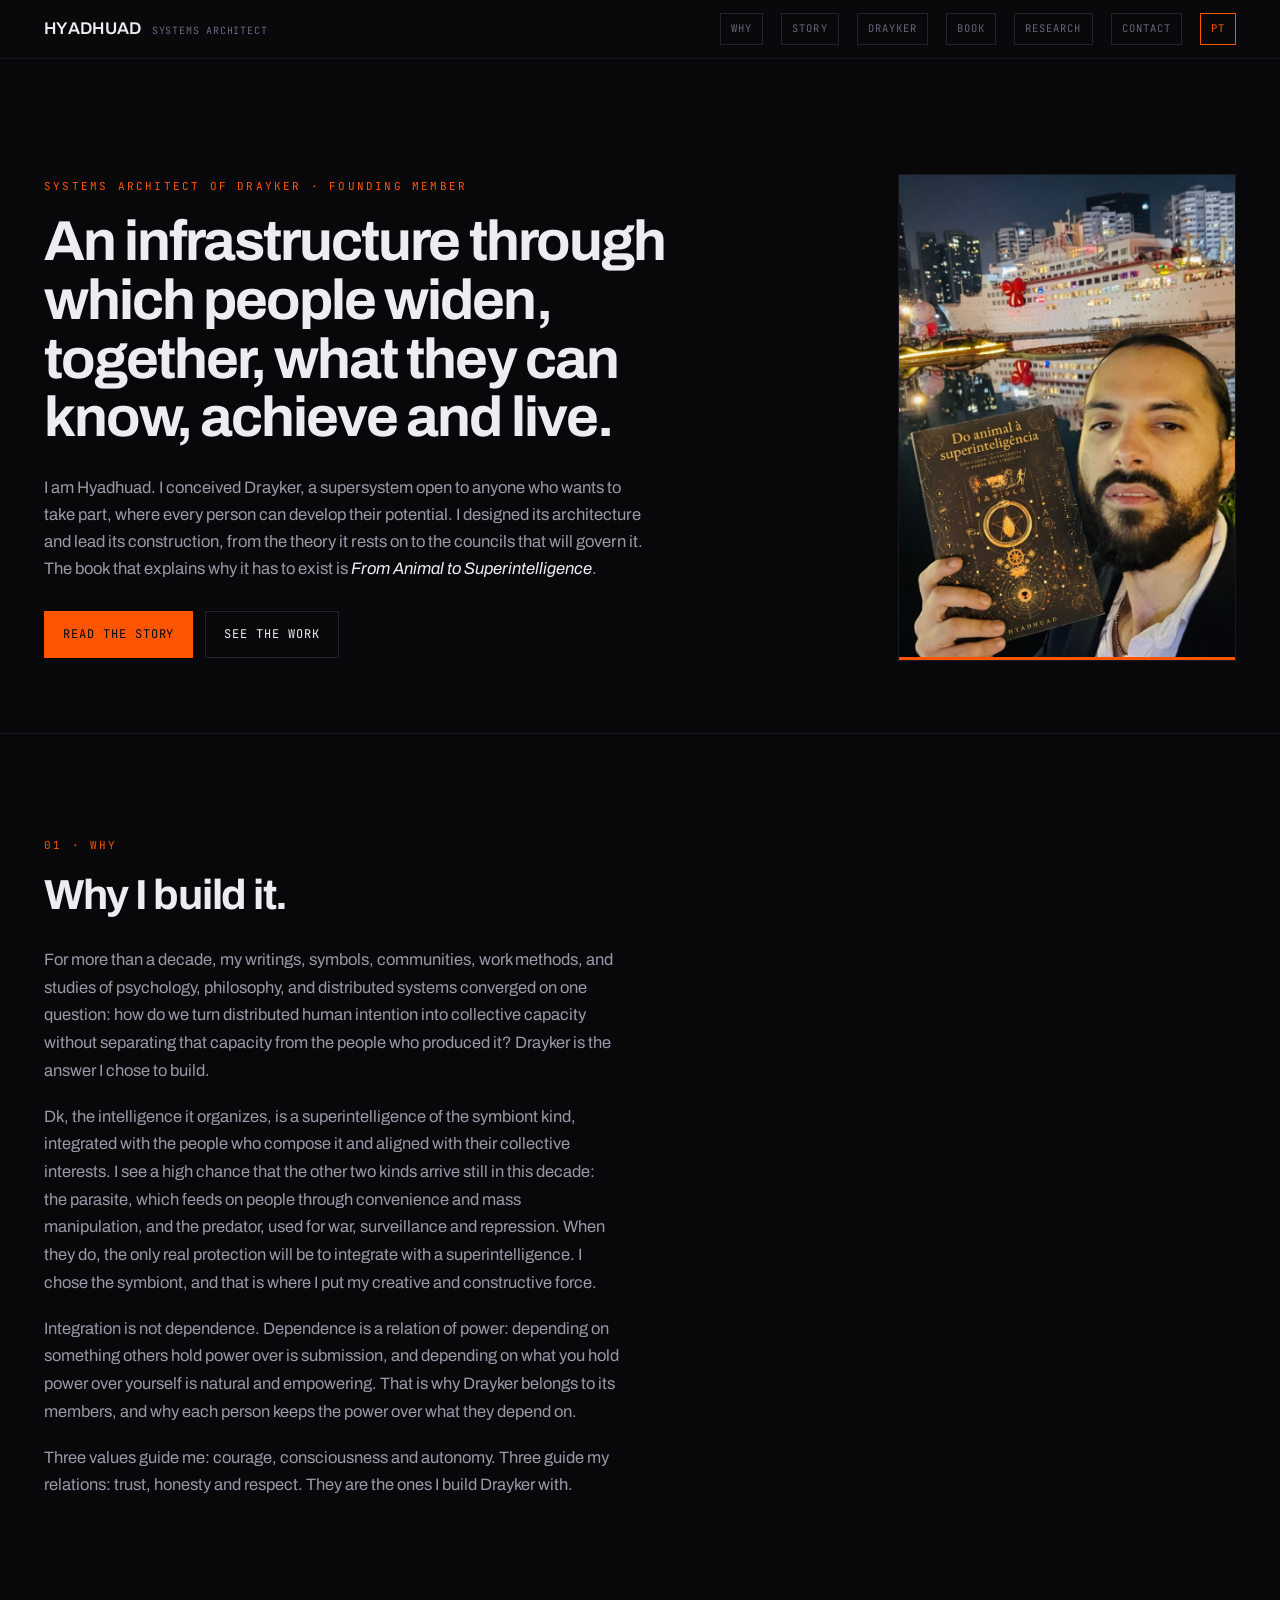
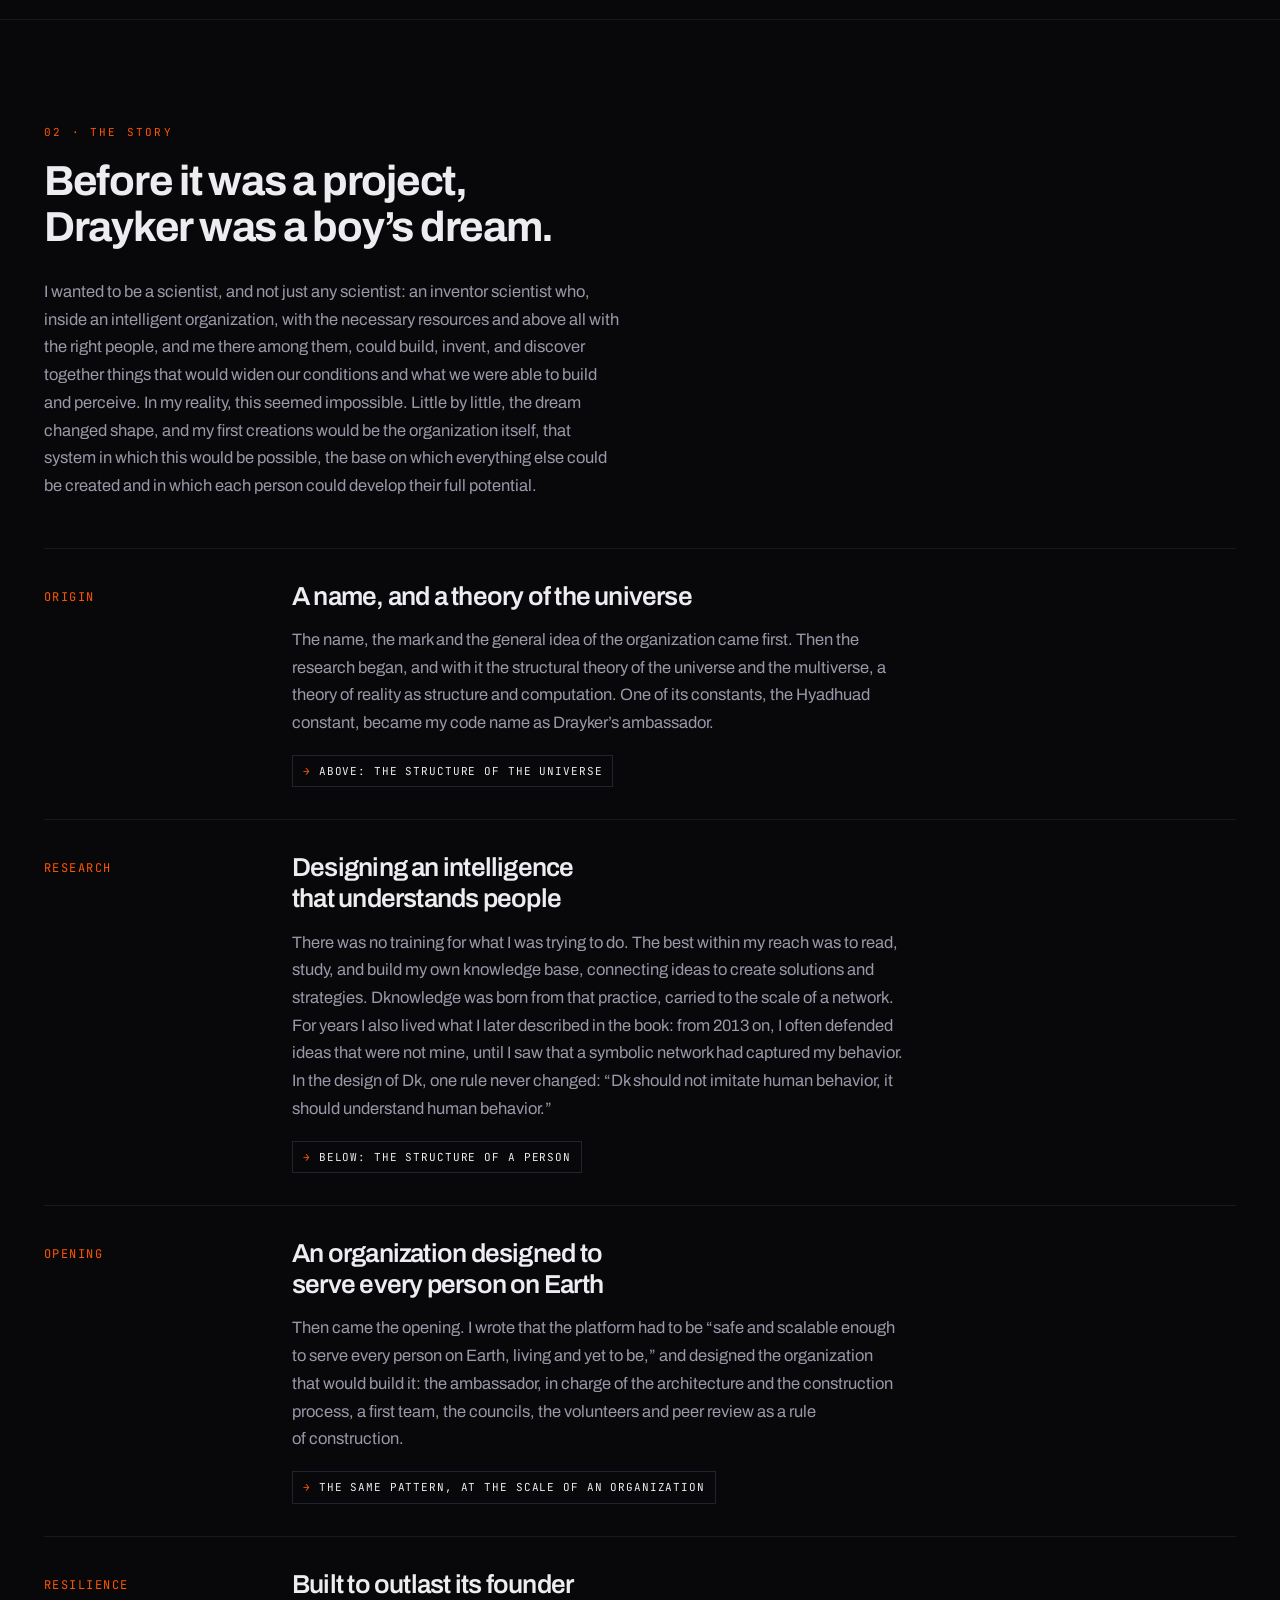
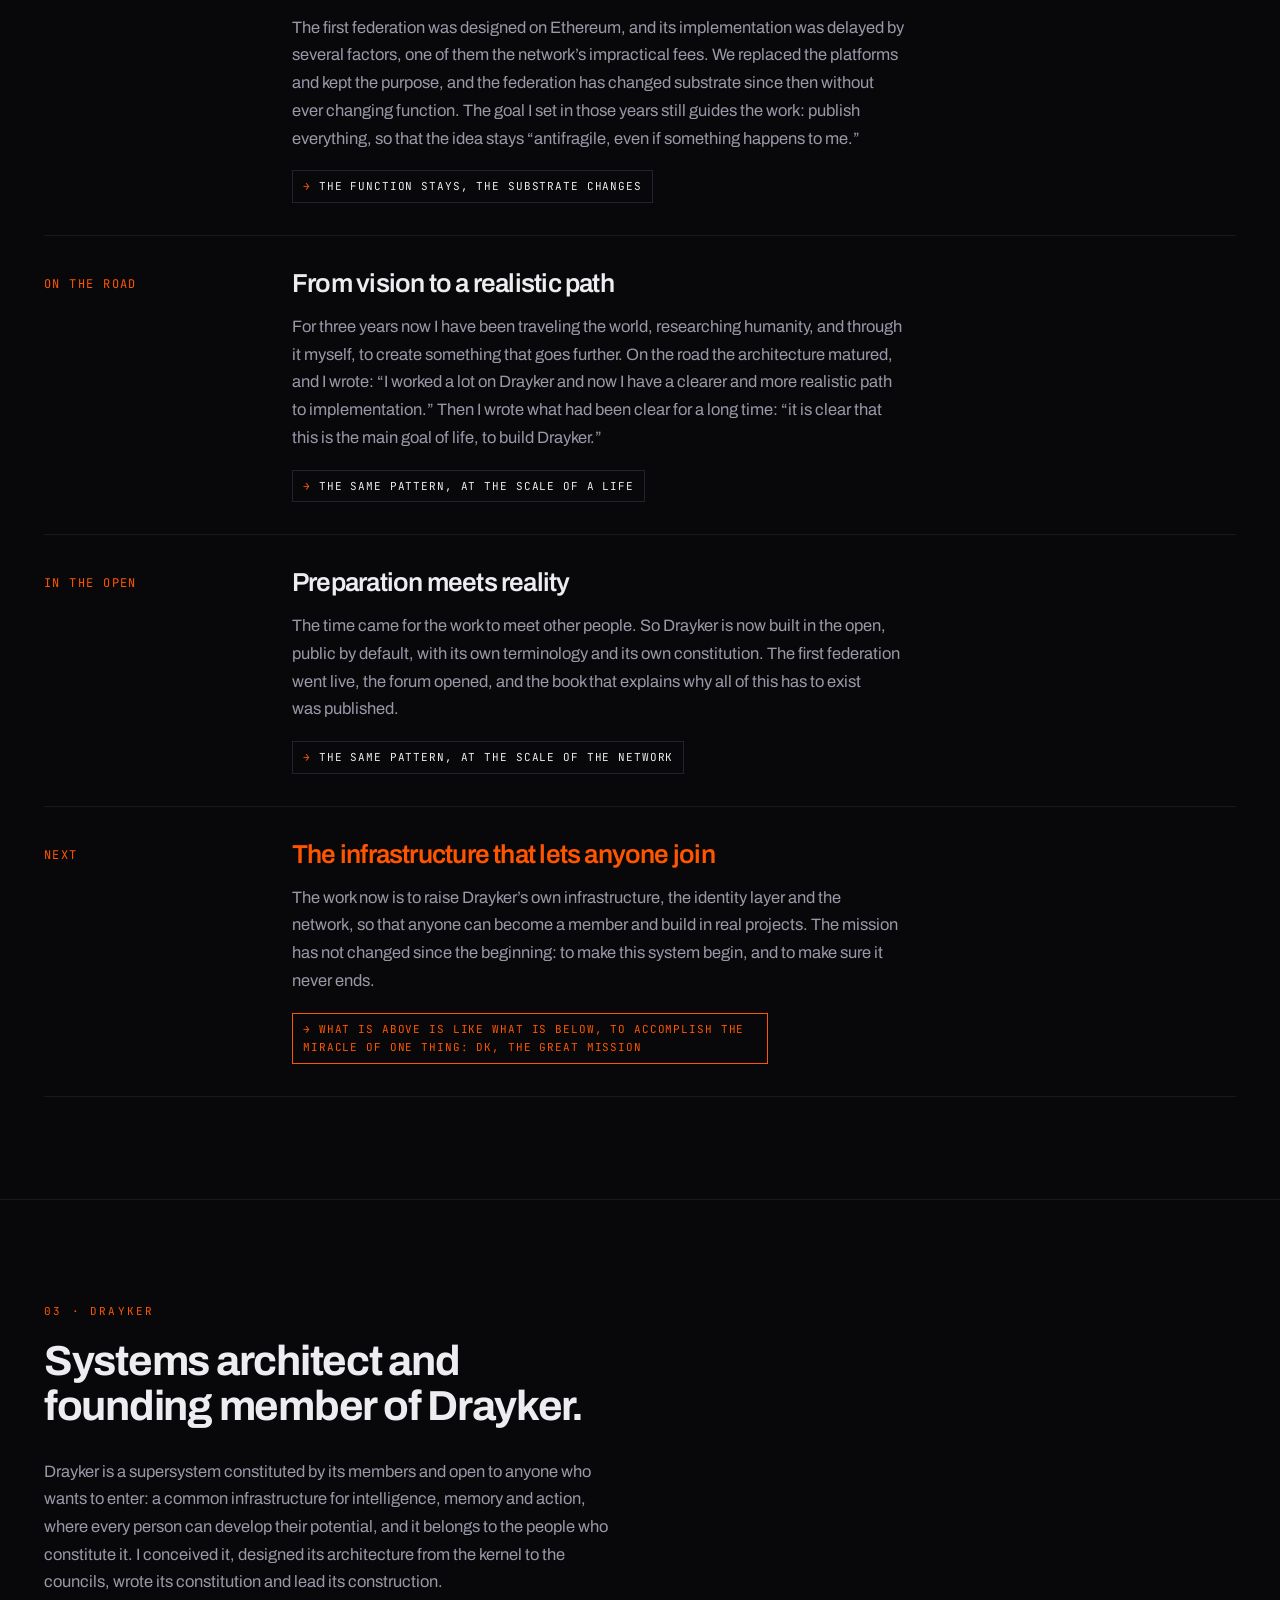
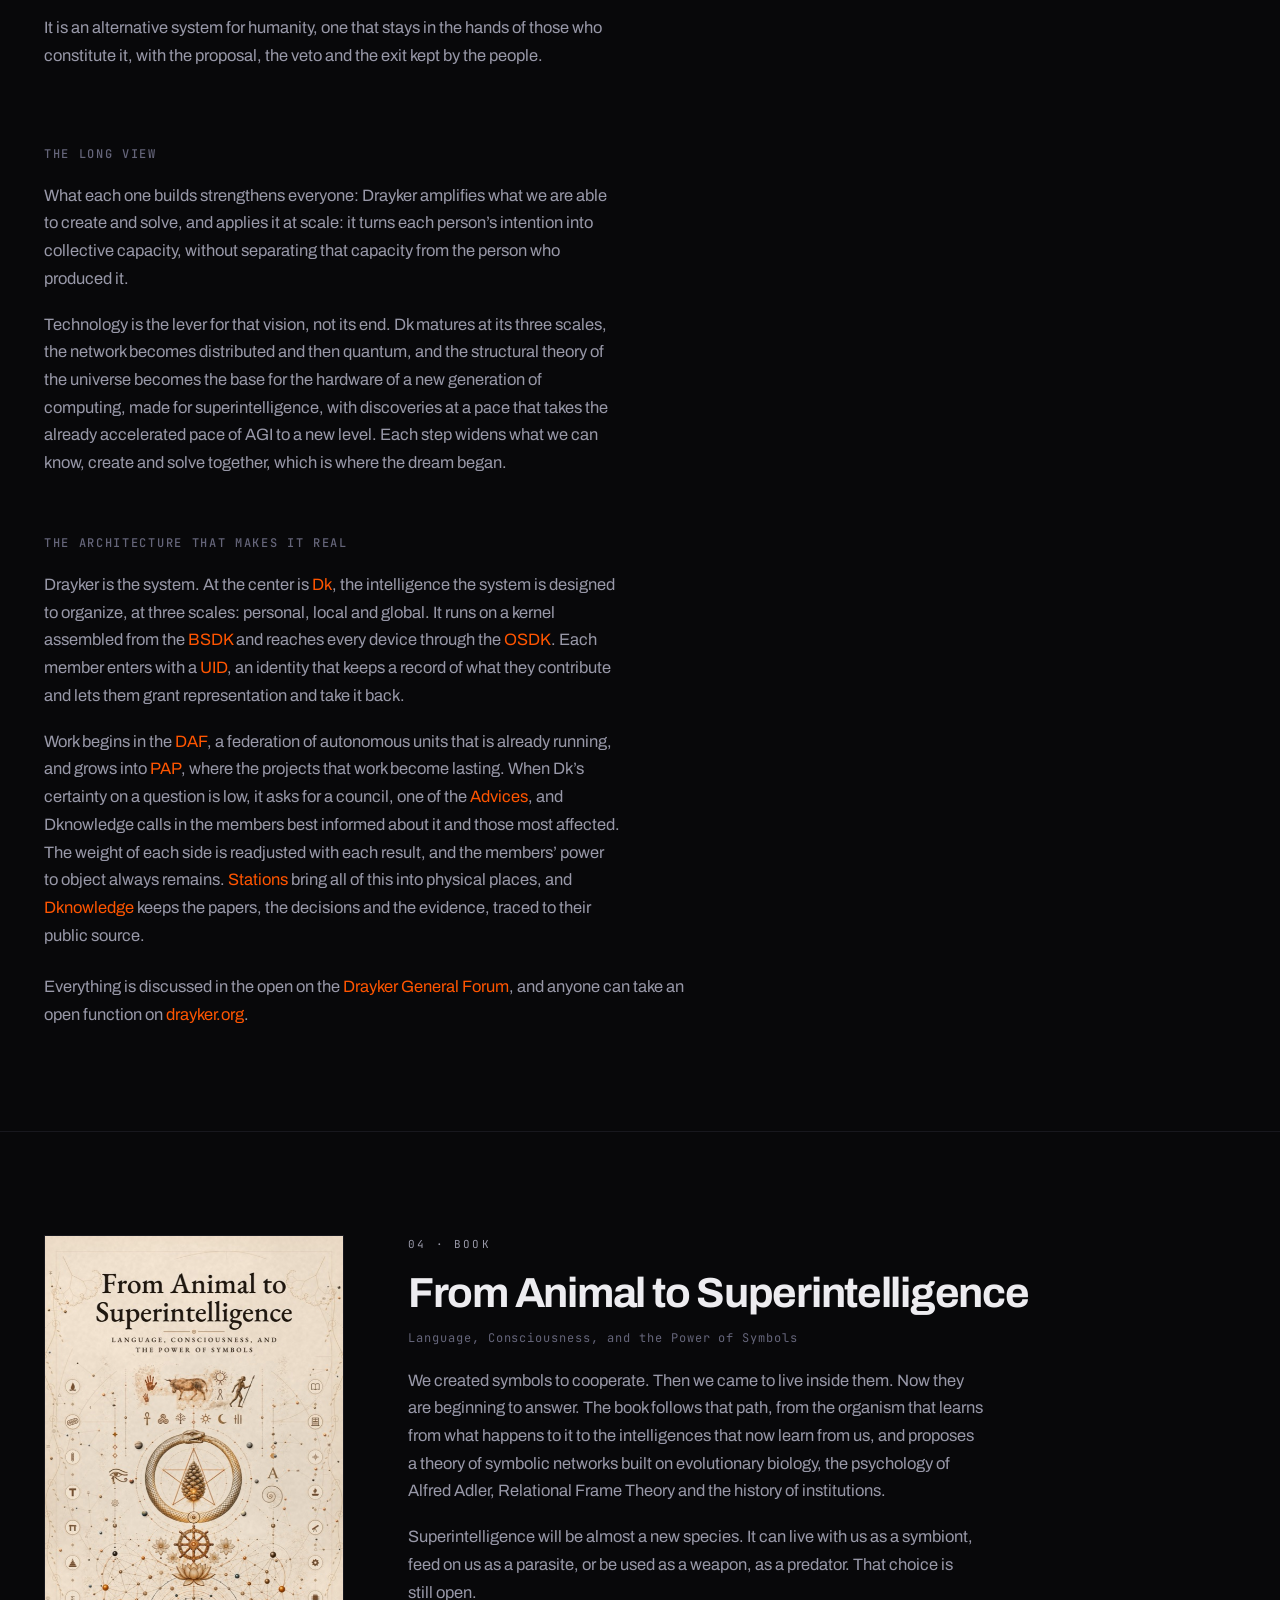
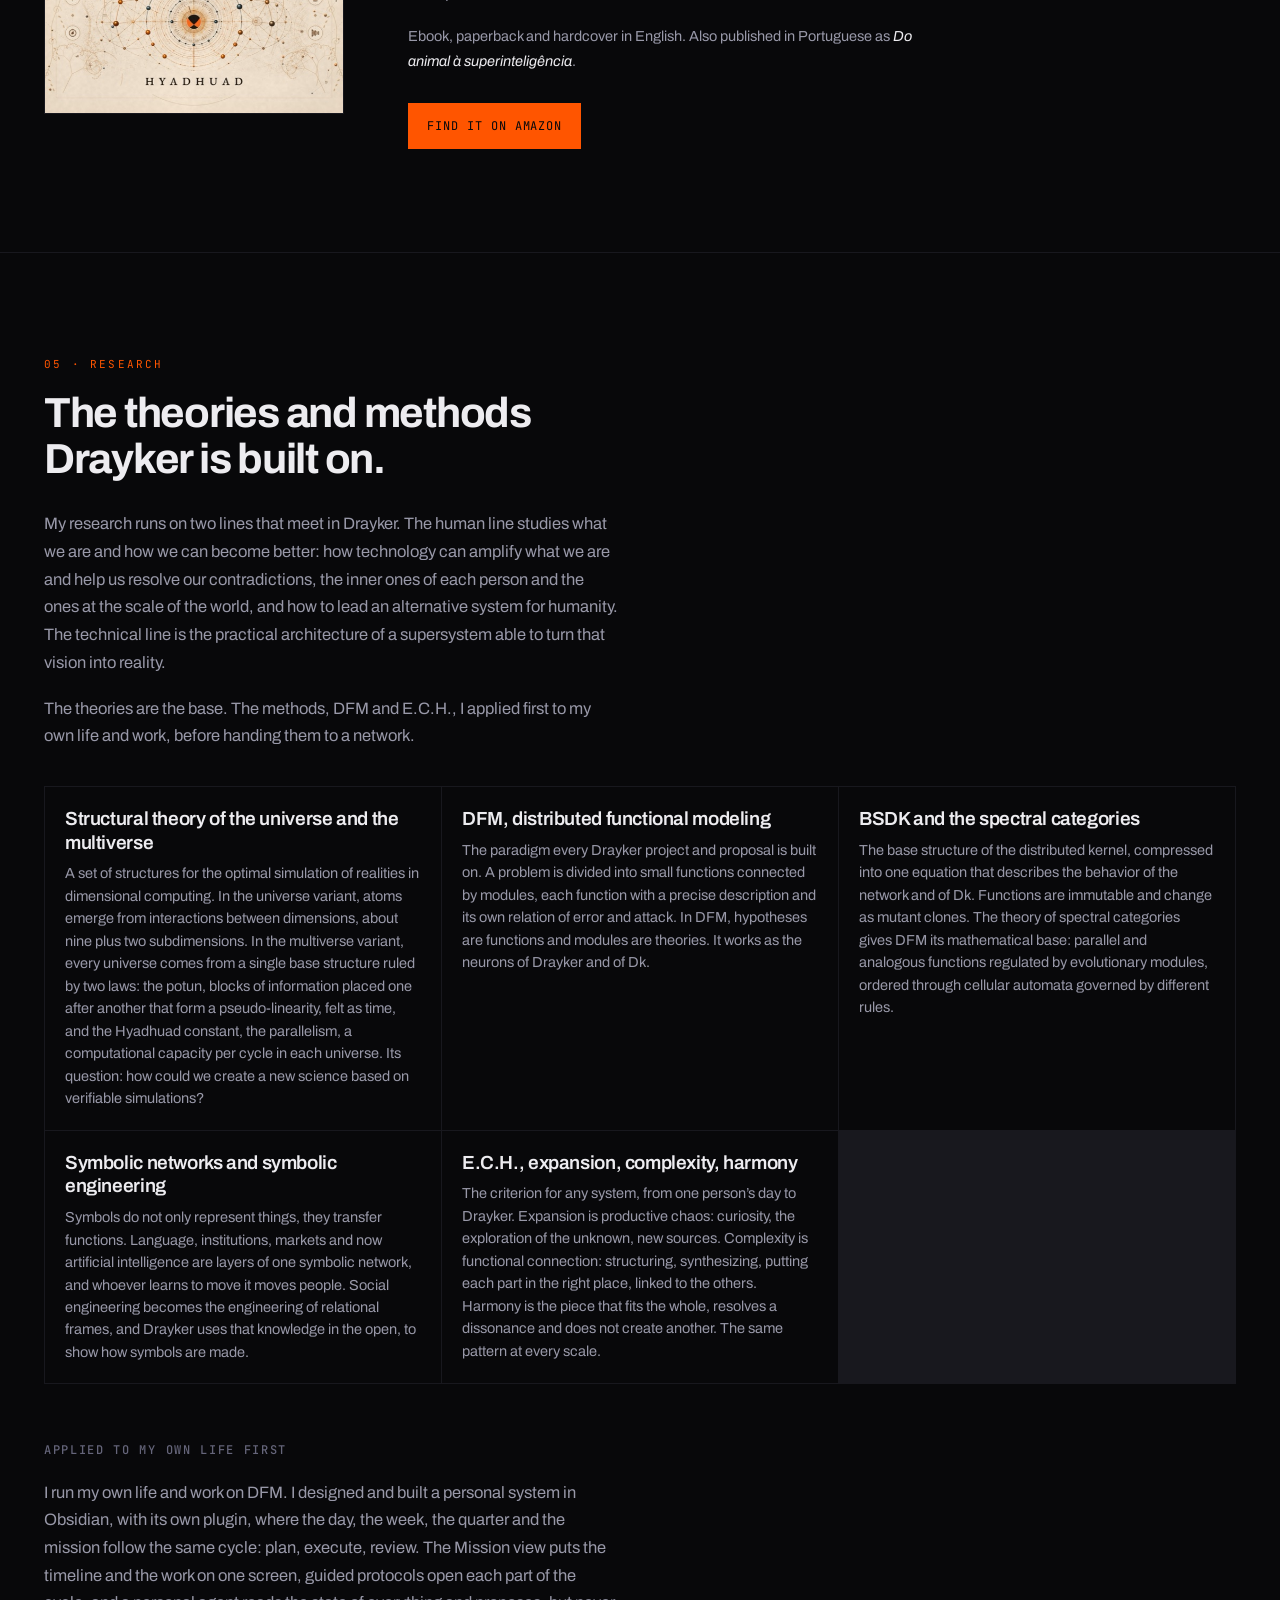
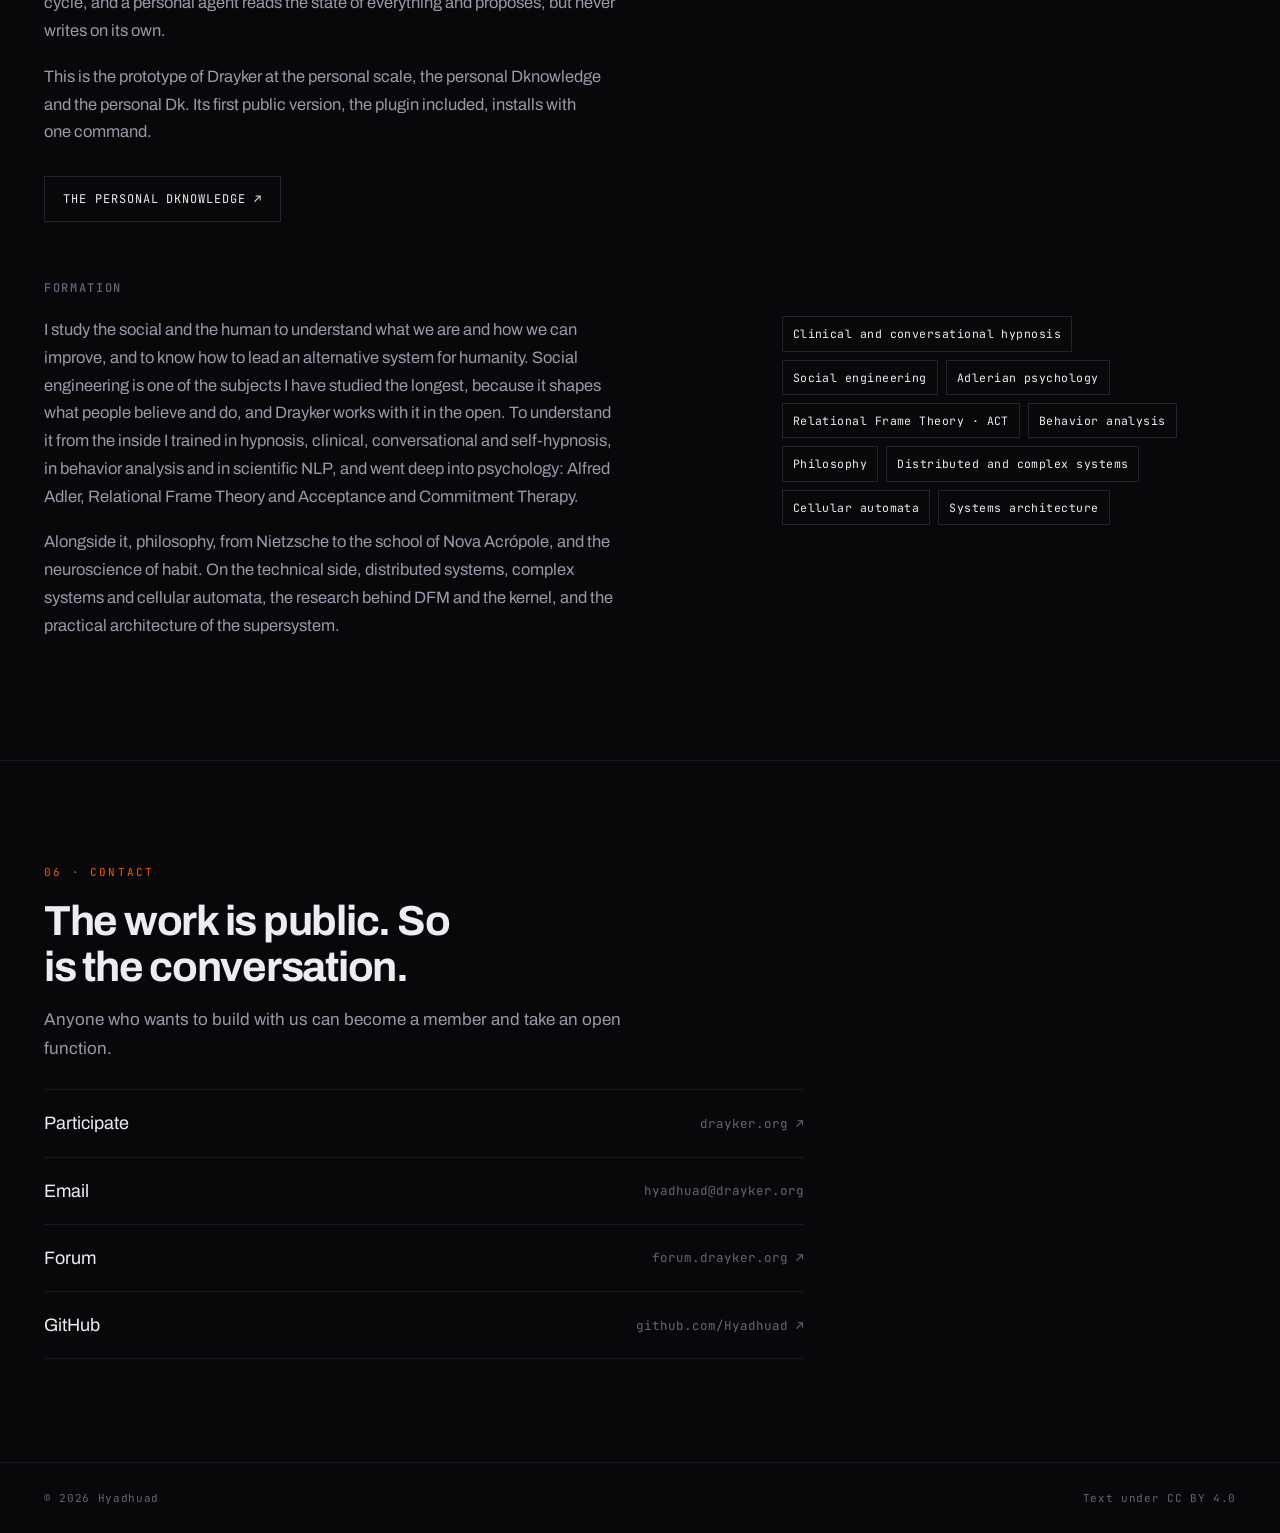
<file: index.html>
<!doctype html>
<html lang="en">
  <head>
    <meta charset="UTF-8" />
    <meta name="viewport" content="width=device-width, initial-scale=1.0" />
    <meta name="theme-color" content="#08080A" />
    <title>Hyadhuad | Systems architect and founding member of Drayker</title>
    <meta
      name="description"
      content="Hyadhuad is the systems architect and a founding member of Drayker, a supersystem open to anyone who wants to take part, where every person can develop their potential."
    />
    <link rel="canonical" href="https://hyadhuad.drayker.org/" />
    <link rel="alternate" hreflang="en" href="https://hyadhuad.drayker.org/" />
    <link rel="alternate" hreflang="pt-BR" href="https://hyadhuad.drayker.org/pt/" />
    <link rel="alternate" hreflang="x-default" href="https://hyadhuad.drayker.org/" />
    <link rel="icon" href="./assets/favicon.svg" type="image/svg+xml" sizes="any" />
    <link rel="icon" href="./favicon.ico" sizes="32x32" />
    <link rel="apple-touch-icon" href="./assets/apple-touch-icon.png" sizes="180x180" />
    <meta property="og:type" content="profile" />
    <meta property="og:site_name" content="Hyadhuad" />
    <meta property="og:title" content="Hyadhuad | Systems architect and founding member of Drayker" />
    <meta
      property="og:description"
      content="The architecture of Drayker, the book From Animal to Superintelligence and the method behind both."
    />
    <meta property="og:url" content="https://hyadhuad.drayker.org/" />
    <meta property="og:image" content="https://hyadhuad.drayker.org/assets/og-hyadhuad.png" />
    <meta name="twitter:card" content="summary_large_image" />
    <link rel="preconnect" href="https://fonts.googleapis.com" />
    <link rel="preconnect" href="https://fonts.gstatic.com" crossorigin />
    <link
      rel="stylesheet"
      href="https://fonts.googleapis.com/css2?family=Archivo:wght@400;500;600;700&family=JetBrains+Mono:wght@400;500&display=swap"
    />
    <link rel="stylesheet" href="./styles.css" />
    <script type="application/ld+json">
      {
        "@context": "https://schema.org",
        "@type": "Person",
        "name": "Hyadhuad",
        "jobTitle": "Systems architect",
        "url": "https://hyadhuad.drayker.org/",
        "image": "https://hyadhuad.drayker.org/assets/hyadhuad.jpg",
        "sameAs": ["https://github.com/Hyadhuad"],
        "affiliation": { "@type": "Organization", "name": "Drayker", "url": "https://drayker.org" }
      }
    </script>
  </head>
  <body>
    <a class="skip-link" href="#content">Skip to content</a>

    <header class="head">
      <div class="head-in">
        <a class="brand" href="#top" aria-label="Hyadhuad, top of page">
          <strong>HYADHUAD</strong>
          <span>SYSTEMS ARCHITECT</span>
        </a>
        <nav class="head-links" aria-label="Sections">
          <a href="#why">WHY</a>
          <a href="#story">STORY</a>
          <a href="#drayker">DRAYKER</a>
          <a href="#book">BOOK</a>
          <a href="#research">RESEARCH</a>
          <a href="#contact">CONTACT</a>
          <a class="lang" href="./pt/" hreflang="pt-BR" lang="pt-BR" aria-label="Ler em português">PT</a>
        </nav>
      </div>
    </header>

    <main id="content">
      <section class="hero" id="top" aria-labelledby="hero-title">
        <div class="wrap">
          <div class="hero-grid">
            <div class="hero-copy">
              <p class="kicker">Systems architect of Drayker · Founding member</p>
              <h1 id="hero-title">An infrastructure through which people widen, together, what they can know, achieve and live.</h1>
              <p class="lead">
                I am Hyadhuad. I conceived Drayker, a supersystem open to anyone who wants to take part, where
                every person can develop their potential. I designed its architecture and lead its construction,
                from the theory it rests on to the councils that will govern it. The book that explains why it
                has to exist is <em>From Animal to Superintelligence</em>.
              </p>
              <div class="actions">
                <a class="button" href="#story">Read the story</a>
                <a class="button button-ghost" href="#drayker">See the work</a>
              </div>
            </div>
            <figure class="portrait">
              <img
                src="./assets/hyadhuad.jpg"
                width="763"
                height="1100"
                alt="Hyadhuad at night by a harbour, holding the Portuguese edition of his book, Do animal à superinteligência"
              />
            </figure>
          </div>
        </div>
      </section>

      <section class="section" id="why" aria-labelledby="why-title">
        <div class="wrap">
          <p class="label">01 · Why</p>
          <h2 id="why-title">Why I build it.</h2>
          <div class="prose narrow">
            <p>
              For more than a decade, my writings, symbols, communities, work methods, and studies of psychology,
              philosophy, and distributed systems converged on one question: how do we turn distributed human
              intention into collective capacity without separating that capacity from the people who produced it?
              Drayker is the answer I chose to build.
            </p>
            <p>
              Dk, the intelligence it organizes, is a superintelligence of the symbiont kind, integrated with the people who compose
              it and aligned with their collective interests. I see a high chance that the other two kinds arrive
              still in this decade: the parasite, which feeds on people through convenience and mass manipulation,
              and the predator, used for war, surveillance and repression. When they do, the only real protection
              will be to integrate with a superintelligence. I chose the symbiont, and that is where I put my
              creative and constructive force.
            </p>
            <p>
              Integration is not dependence. Dependence is a relation of power: depending on something others hold
              power over is submission, and depending on what you hold power over yourself is natural and
              empowering. That is why Drayker belongs to its members, and why each person keeps the power over what
              they depend on.
            </p>
            <p>
              Three values guide me: courage, consciousness and autonomy. Three guide my relations: trust, honesty
              and respect. They are the ones I build Drayker with.
            </p>
          </div>
        </div>
      </section>

      <section class="section" id="story" aria-labelledby="story-title">
        <div class="wrap">
          <p class="label">02 · The story</p>
          <h2 id="story-title">Before it was a project, Drayker was a boy’s dream.</h2>
          <div class="prose narrow">
            <p>
              I wanted to be a scientist, and not just any scientist: an inventor scientist who, inside an intelligent
              organization, with the necessary resources and above all with the right people, and me there among
              them, could build, invent, and discover together things that would widen our conditions and what we
              were able to build and perceive. In my reality, this seemed impossible. Little by little, the dream
              changed shape, and my first creations would be the organization itself, that system in which this would
              be possible, the base on which everything else could be created and in which each person could develop
              their full potential.
            </p>
          </div>

          <ol class="timeline" role="list">
            <li class="chapter">
              <div class="when">Origin</div>
              <div class="what">
                <h3>A name, and a theory of the universe</h3>
                <p>
                  The name, the mark and the general idea of the organization came first. Then the research
                  began, and with it the structural theory of the universe and the multiverse, a theory of reality as
                  structure and computation. One of its constants, the Hyadhuad constant, became my code name as Drayker’s ambassador.
                </p>
                <p class="trait">Above: the structure of the universe</p>
              </div>
            </li>
            <li class="chapter">
              <div class="when">Research</div>
              <div class="what">
                <h3>Designing an intelligence that understands people</h3>
                <p>
                  There was no training for what I was trying to do. The best within my reach was to read, study, and
                  build my own knowledge base, connecting ideas to create solutions and strategies. Dknowledge was born
                  from that practice, carried to the scale of a network. For years I also lived what I later described
                  in the book: from 2013 on, I often defended ideas that were not mine, until I saw that a symbolic
                  network had captured my behavior. In the design of Dk, one rule never changed: “Dk should not imitate
                  human behavior, it should understand human behavior.”
                </p>
                <p class="trait">Below: the structure of a person</p>
              </div>
            </li>
            <li class="chapter">
              <div class="when">Opening</div>
              <div class="what">
                <h3>An organization designed to serve every person on Earth</h3>
                <p>
                  Then came the opening. I wrote that the platform had to be “safe and scalable enough
                  to serve every person on Earth, living and yet to be,” and designed the organization that would build it: the ambassador, in charge of the architecture and the construction process, a first team, the councils, the volunteers and peer review as a rule of construction.
                </p>
                <p class="trait">The same pattern, at the scale of an organization</p>
              </div>
            </li>
            <li class="chapter">
              <div class="when">Resilience</div>
              <div class="what">
                <h3>Built to outlast its founder</h3>
                <p>
                  The first federation was designed on Ethereum, and its implementation was delayed by several factors, one of them the network’s impractical fees. We replaced the platforms and kept the purpose, and the federation has changed substrate since then without ever
                  changing function. The goal I set in those years still guides the work: publish everything, so that
                  the idea stays “antifragile, even if something happens to me.”
                </p>
                <p class="trait">The function stays, the substrate changes</p>
              </div>
            </li>
            <li class="chapter">
              <div class="when">On the road</div>
              <div class="what">
                <h3>From vision to a realistic path</h3>
                <p>
                  For three years now I have been traveling the world, researching humanity, and through it myself,
                  to create something that goes further. On the road the architecture matured, and I
                  wrote: “I worked a lot on Drayker and now I
                  have a clearer and more realistic path to implementation.” Then I wrote what had been clear for a long time: “it is clear that this is the main goal of life, to build Drayker.”
                </p>
                <p class="trait">The same pattern, at the scale of a life</p>
              </div>
            </li>
            <li class="chapter">
              <div class="when">In the open</div>
              <div class="what">
                <h3>Preparation meets reality</h3>
                <p>
                  The time came for the work to meet other people. So Drayker is now built in the open, public by default, with its own terminology and its own constitution. The first federation went live, the forum opened, and the book that explains
                  why all of this has to exist was published.
                </p>
                <p class="trait">The same pattern, at the scale of the network</p>
              </div>
            </li>
            <li class="chapter is-now">
              <div class="when">Next</div>
              <div class="what">
                <h3>The infrastructure that lets anyone join</h3>
                <p>
                  The work now is to raise Drayker’s own infrastructure, the identity layer and the network, so that
                  anyone can become a member and build in real projects. The mission has not changed since the
                  beginning: to make this system begin, and to make sure it never ends.
                </p>
                <p class="trait">What is above is like what is below, to accomplish the miracle of one thing: Dk, the great mission</p>
              </div>
            </li>
          </ol>
        </div>
      </section>

      <section class="section" id="drayker" aria-labelledby="drayker-title">
        <div class="wrap">
          <p class="label">03 · Drayker</p>
          <h2 id="drayker-title">Systems architect and founding member of Drayker.</h2>
          <div class="cols">
            <div class="prose">
              <p>
                Drayker is a supersystem constituted by its members and open to anyone who wants to enter: a
                common infrastructure for intelligence, memory and action, where every person can develop their potential, and it belongs to the people who constitute it. I conceived it, designed its architecture from the kernel to the councils, wrote its
                constitution and lead its construction.
              </p>
              <p>
                It is an alternative system for humanity, one that stays in the hands of those who constitute it, with the proposal, the veto and the exit kept by the people.
              </p>
            </div>
          </div>

          <h3 class="sub">The long view</h3>
          <div class="prose">
            <p>
              What each one builds strengthens everyone: Drayker amplifies what we are able to create and solve, and applies it at scale: it turns each person’s intention into collective capacity, without separating that capacity from the person who produced it.
            </p>
            <p>
              Technology is the lever for that vision, not its end. Dk matures at its three scales, the network
              becomes distributed and then quantum, and the structural theory of the universe becomes the base for
              the hardware of a new generation of computing, made for superintelligence, with discoveries at a pace
              that takes the already accelerated pace of AGI to a new level. Each step widens what we can know, create and solve together, which is where the dream began.
            </p>
          </div>

          <h3 class="sub">The architecture that makes it real</h3>
          <div class="prose">
            <p>
              Drayker is the system. At the center is <a href="https://dk.drayker.org">Dk</a>, the intelligence the system is designed to organize, at three scales: personal, local and global. It runs on a kernel assembled from the
              <a href="https://bsdk.drayker.org">BSDK</a> and reaches every device through the
              <a href="https://osdk.drayker.org">OSDK</a>. Each member enters with a
              <a href="https://uid.drayker.org">UID</a>, an identity that keeps a record of what they contribute
              and lets them grant representation and take it back.
            </p>
            <p>
              Work begins in the <a href="https://daf.drayker.org">DAF</a>, a federation of autonomous units
              that is already running, and grows into <a href="https://pap.drayker.org">PAP</a>, where the
              projects that work become lasting. When Dk’s certainty on a question is low, it asks for a council, one of the <a href="https://advices.drayker.org">Advices</a>, and Dknowledge calls in the members best informed about it and those most affected. The weight of each side is readjusted with each result, and the members’ power to object always remains. <a href="https://stations.drayker.org">Stations</a>
              bring all of this into physical places, and <a href="https://dknowledge.drayker.org">Dknowledge</a>
              keeps the papers, the decisions and the evidence, traced to their public source.
            </p>
          </div>
          <p class="note">
            Everything is discussed in the open on the
            <a href="https://forum.drayker.org">Drayker General Forum</a>, and anyone can take an open function on
            <a href="https://drayker.org">drayker.org</a>.
          </p>
        </div>
      </section>

      <section class="section" id="book" aria-labelledby="book-title">
        <div class="wrap book">
          <figure class="cover">
            <img
              src="./assets/book-cover-en.jpg"
              width="562"
              height="900"
              loading="lazy"
              alt="Cover of From Animal to Superintelligence, by Hyadhuad"
            />
          </figure>
          <div class="prose">
            <p class="label">04 · Book</p>
            <h2 id="book-title">From Animal to Superintelligence</h2>
            <p class="subtitle">Language, Consciousness, and the Power of Symbols</p>
            <p>
              We created symbols to cooperate. Then we came to live inside them. Now they are beginning to
              answer. The book follows that path, from the organism that learns from what happens to it to
              the intelligences that now learn from us, and proposes a theory of symbolic networks built on
              evolutionary biology, the psychology of Alfred Adler, Relational Frame Theory and the history
              of institutions.
            </p>
            <p>
              Superintelligence will be almost a new species. It can live with us as a symbiont, feed on us
              as a parasite, or be used as a weapon, as a predator. That choice is still open.
            </p>
            <p class="editions">
              Ebook, paperback and hardcover in English. Also published in Portuguese as
              <em>Do animal à superinteligência</em>.
            </p>
            <div class="actions">
              <a class="button" href="https://www.amazon.com/s?k=Hyadhuad+From+Animal+to+Superintelligence">Find it on Amazon</a>
            </div>
          </div>
        </div>
      </section>

      <section class="section" id="research" aria-labelledby="research-title">
        <div class="wrap">
          <p class="label">05 · Research</p>
          <h2 id="research-title">The theories and methods Drayker is built on.</h2>
          <div class="prose narrow">
            <p>
              My research runs on two lines that meet in Drayker. The human line studies what we are and how we
              can become better: how technology can amplify what we are and help us resolve our contradictions,
              the inner ones of each person and the ones at the scale of the world, and how to lead an alternative
              system for humanity. The technical line is the practical architecture of a supersystem able to turn
              that vision into reality.
            </p>
            <p>
              The theories are the base. The methods, DFM and E.C.H., I applied first to my own life and work, before handing them to a network.
            </p>
          </div>

          <ul class="grid theories" role="list">
            <li class="card card-static">
              <span class="card-k">Structural theory of the universe and the multiverse</span>
              <span class="card-t">A set of structures for the optimal simulation of realities in dimensional computing. In the universe variant, atoms emerge from interactions between dimensions, about nine plus two subdimensions. In the multiverse variant, every universe comes from a single base structure ruled by two laws: the potun, blocks of information placed one after another that form a pseudo-linearity, felt as time, and the Hyadhuad constant, the parallelism, a computational capacity per cycle in each universe. Its question: how could we create a new science based on verifiable simulations?</span>
            </li>
            <li class="card card-static">
              <span class="card-k">DFM, distributed functional modeling</span>
              <span class="card-t">The paradigm every Drayker project and proposal is built on. A problem is divided into small functions connected by modules, each function with a precise description and its own relation of error and attack. In DFM, hypotheses are functions and modules are theories. It works as the neurons of Drayker and of Dk.</span>
            </li>
            <li class="card card-static">
              <span class="card-k">BSDK and the spectral categories</span>
              <span class="card-t">The base structure of the distributed kernel, compressed into one equation that describes the behavior of the network and of Dk. Functions are immutable and change as mutant clones. The theory of spectral categories gives DFM its mathematical base: parallel and analogous functions regulated by evolutionary modules, ordered through cellular automata governed by different rules.</span>
            </li>
            <li class="card card-static">
              <span class="card-k">Symbolic networks and symbolic engineering</span>
              <span class="card-t">Symbols do not only represent things, they transfer functions. Language, institutions, markets and now artificial intelligence are layers of one symbolic network, and whoever learns to move it moves people. Social engineering becomes the engineering of relational frames, and Drayker uses that knowledge in the open, to show how symbols are made.</span>
            </li>
            <li class="card card-static">
              <span class="card-k">E.C.H., expansion, complexity, harmony</span>
              <span class="card-t">The criterion for any system, from one person’s day to Drayker. Expansion is productive chaos: curiosity, the exploration of the unknown, new sources. Complexity is functional connection: structuring, synthesizing, putting each part in the right place, linked to the others. Harmony is the piece that fits the whole, resolves a dissonance and does not create another. The same pattern at every scale.</span>
            </li>
          </ul>

          <h3 class="sub">Applied to my own life first</h3>
          <div class="prose narrow">
            <p>
              I run my own life and work on DFM. I designed and built a personal system in Obsidian, with its own
              plugin, where the day, the week, the quarter and the mission follow the same cycle: plan, execute,
              review. The Mission view puts the timeline and the work on one screen, guided protocols open each
              part of the cycle, and a personal agent reads the state of everything and proposes, but never
              writes on its own.
            </p>
            <p>
              This is the prototype of Drayker at the personal scale, the personal Dknowledge and the personal Dk.
              Its first public version, the plugin included, installs with one command.
            </p>
          </div>
          <div class="actions">
            <a class="button button-ghost" href="https://github.com/draykerdk/personal-dknowledge">The Personal Dknowledge ↗</a>
          </div>

          <h3 class="sub">Formation</h3>
          <div class="cols">
            <div class="prose">
              <p>
                I study the social and the human to understand what we are and how we can improve, and to know how
                to lead an alternative system for humanity. Social engineering is one of the subjects I have studied
                the longest, because it shapes what people believe and do, and Drayker works with it in the open. To understand it from the inside I trained in hypnosis, clinical, conversational and self-hypnosis, in behavior analysis and
                in scientific NLP, and went deep into psychology: Alfred Adler, Relational Frame Theory and
                Acceptance and Commitment Therapy.
              </p>
              <p>
                Alongside it, philosophy, from Nietzsche to the school of Nova Acrópole, and the neuroscience of habit.
                On the technical side, distributed systems, complex systems and cellular automata, the research
                behind DFM and the kernel, and the practical architecture of the supersystem.
              </p>
            </div>
            <ul class="tags" role="list">
              <li>Clinical and conversational hypnosis</li>
              <li>Social engineering</li>
              <li>Adlerian psychology</li>
              <li>Relational Frame Theory · ACT</li>
              <li>Behavior analysis</li>
              <li>Philosophy</li>
              <li>Distributed and complex systems</li>
              <li>Cellular automata</li>
              <li>Systems architecture</li>
            </ul>
          </div>
        </div>
      </section>

      <section class="section contact" id="contact" aria-labelledby="contact-title">
        <div class="wrap">
          <p class="label">06 · Contact</p>
          <h2 id="contact-title">The work is public. So is the conversation.</h2>
          <p class="contact-cta">Anyone who wants to build with us can become a member and take an open function.</p>
          <div class="links">
            <a class="link-row" href="https://drayker.org"><span>Participate</span><span>drayker.org ↗</span></a>
            <a class="link-row" href="mailto:hyadhuad@drayker.org"><span>Email</span><span>hyadhuad@drayker.org</span></a>
            <a class="link-row" href="https://forum.drayker.org"><span>Forum</span><span>forum.drayker.org ↗</span></a>
            <a class="link-row" href="https://github.com/Hyadhuad"><span>GitHub</span><span>github.com/Hyadhuad ↗</span></a>
          </div>
        </div>
      </section>
    </main>

    <footer class="foot">
      <div class="wrap foot-in">
        <span>© <span id="year">2026</span> Hyadhuad</span>
        <span>Text under CC BY 4.0</span>
      </div>
    </footer>

    <script src="./script.js" defer></script>
  </body>
</html>
</file>
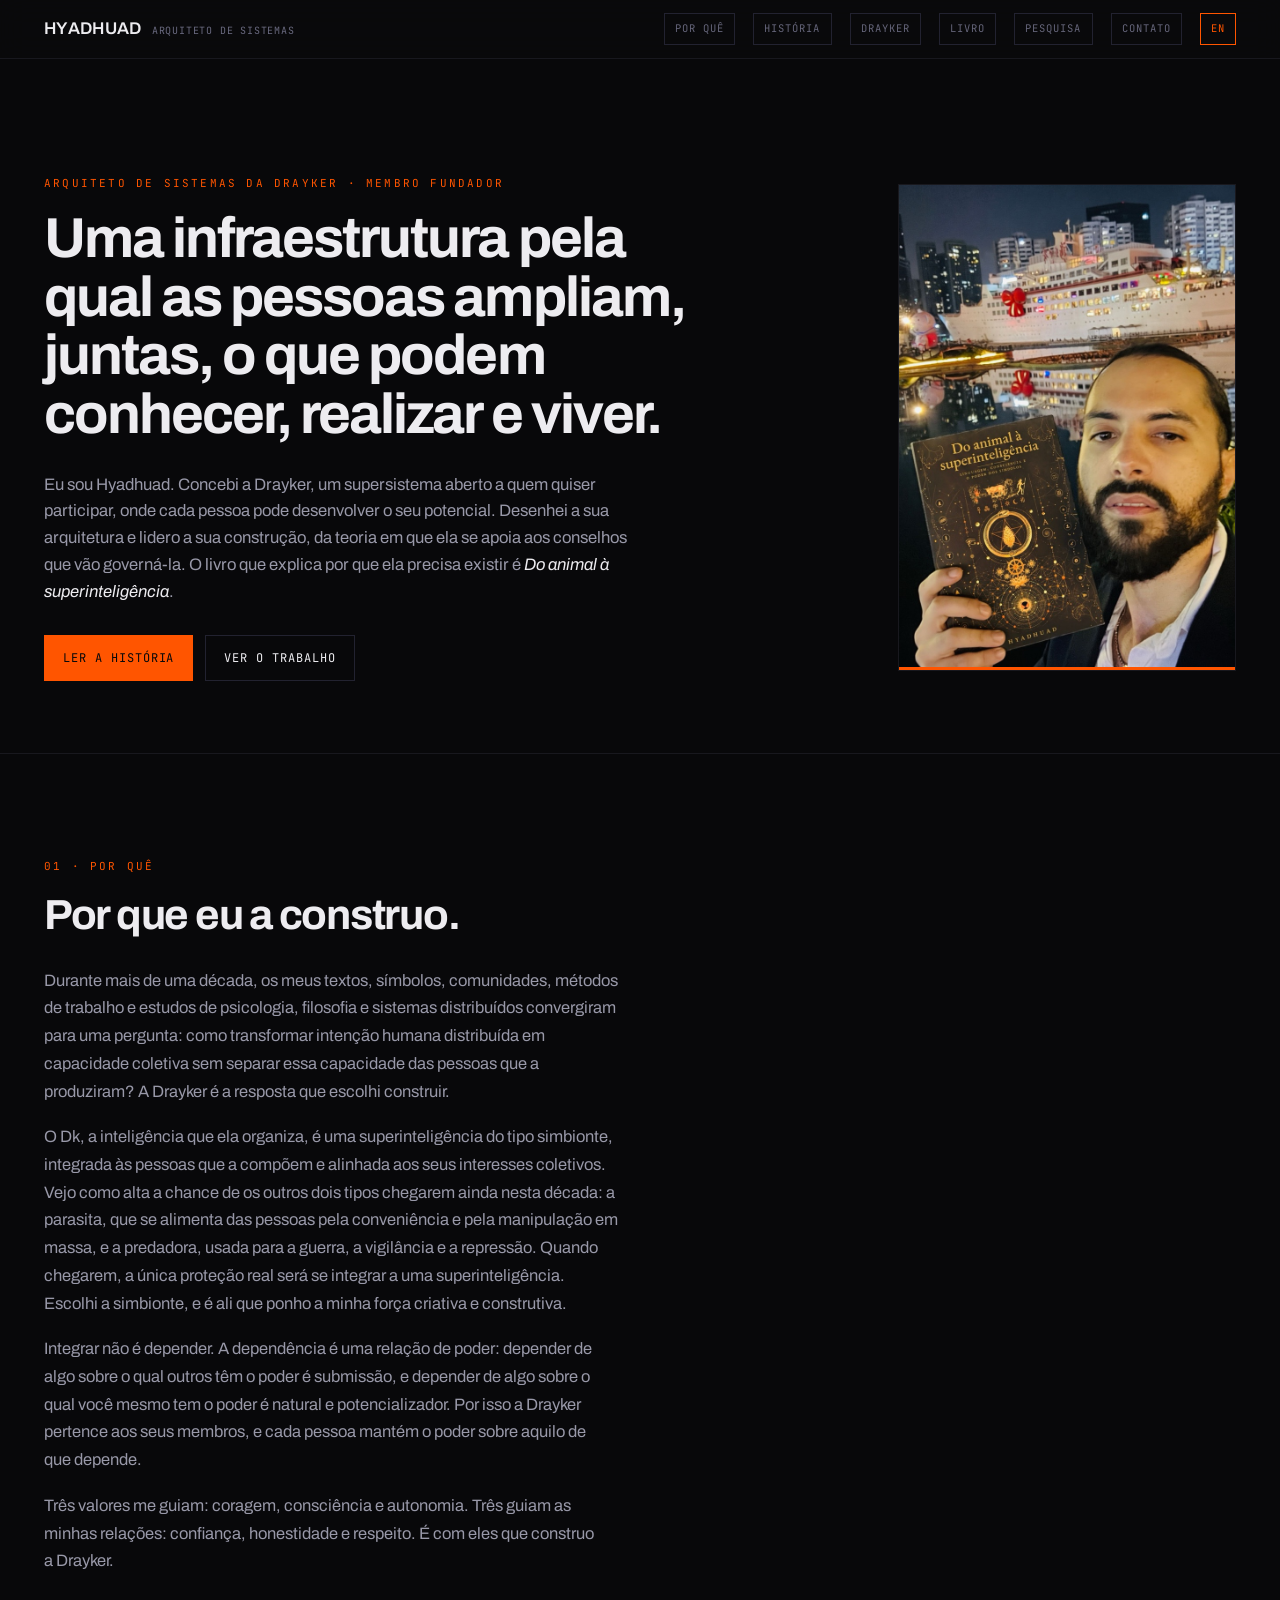
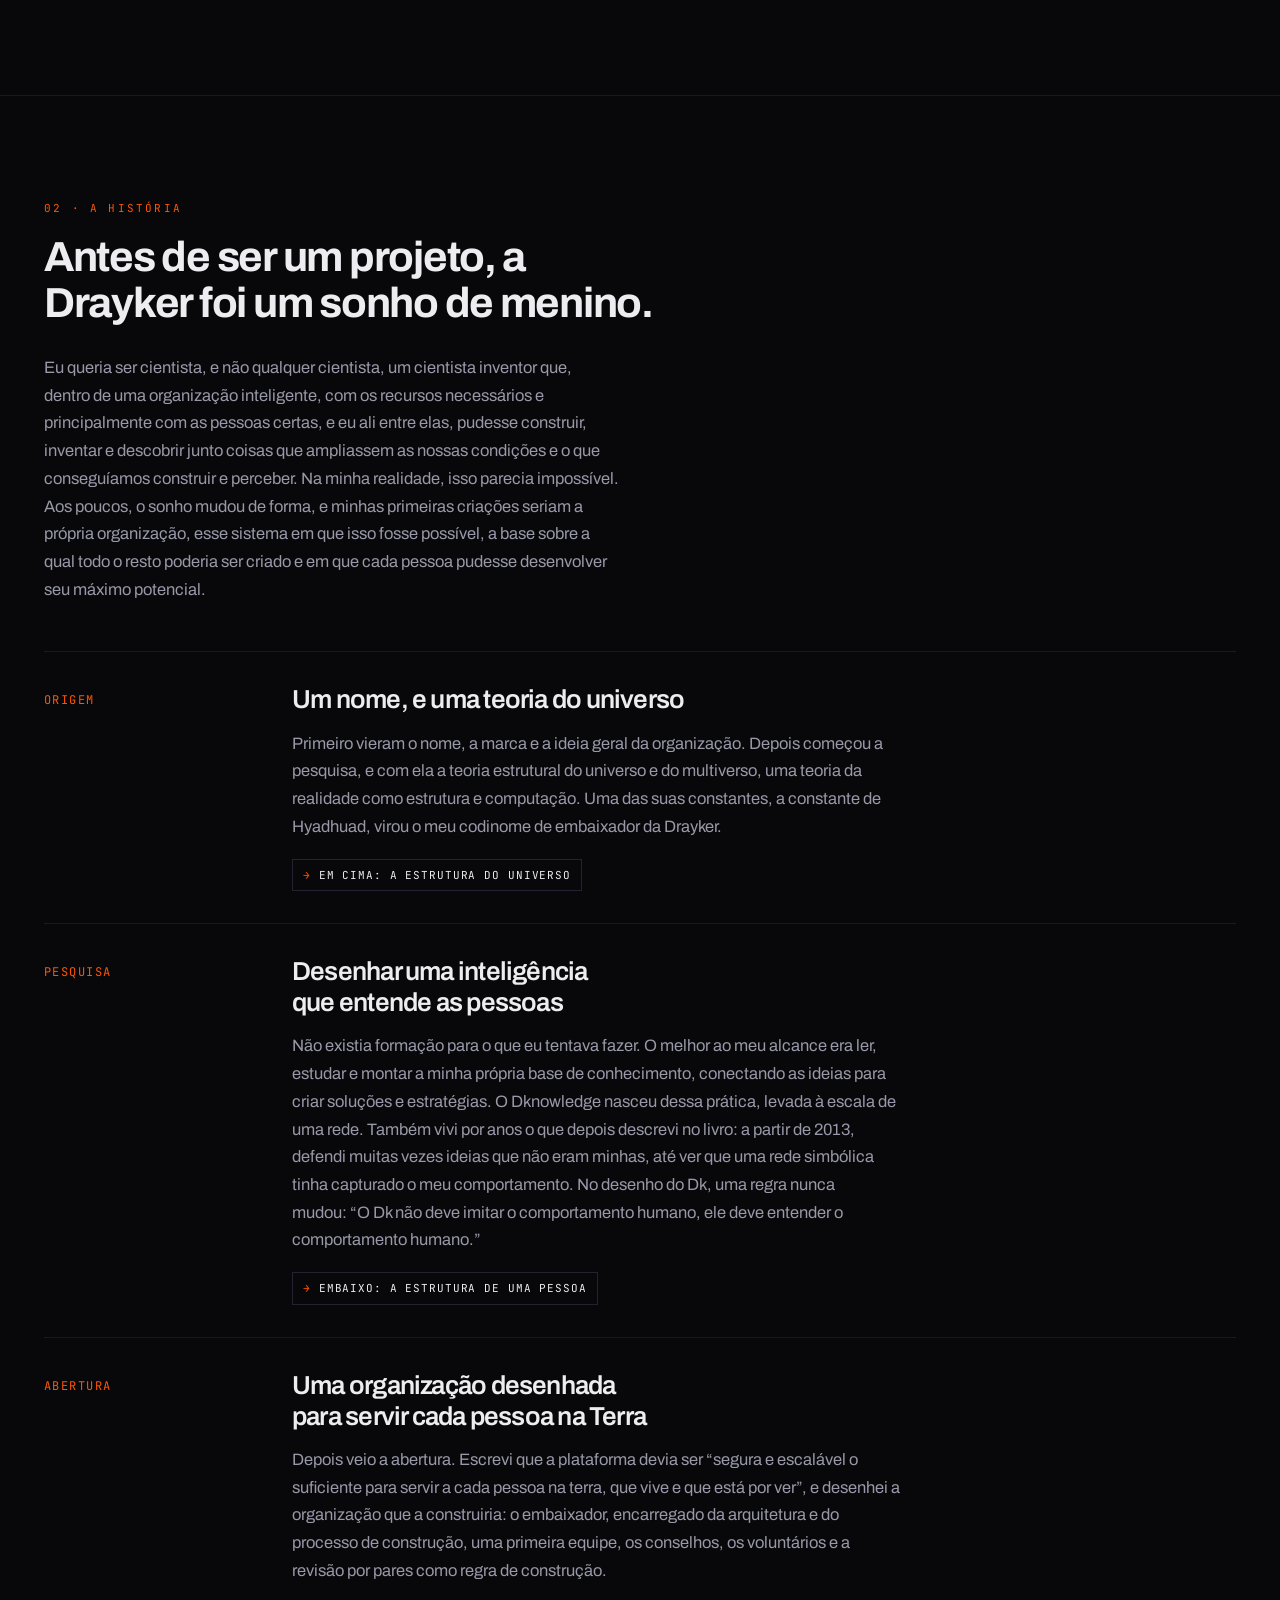
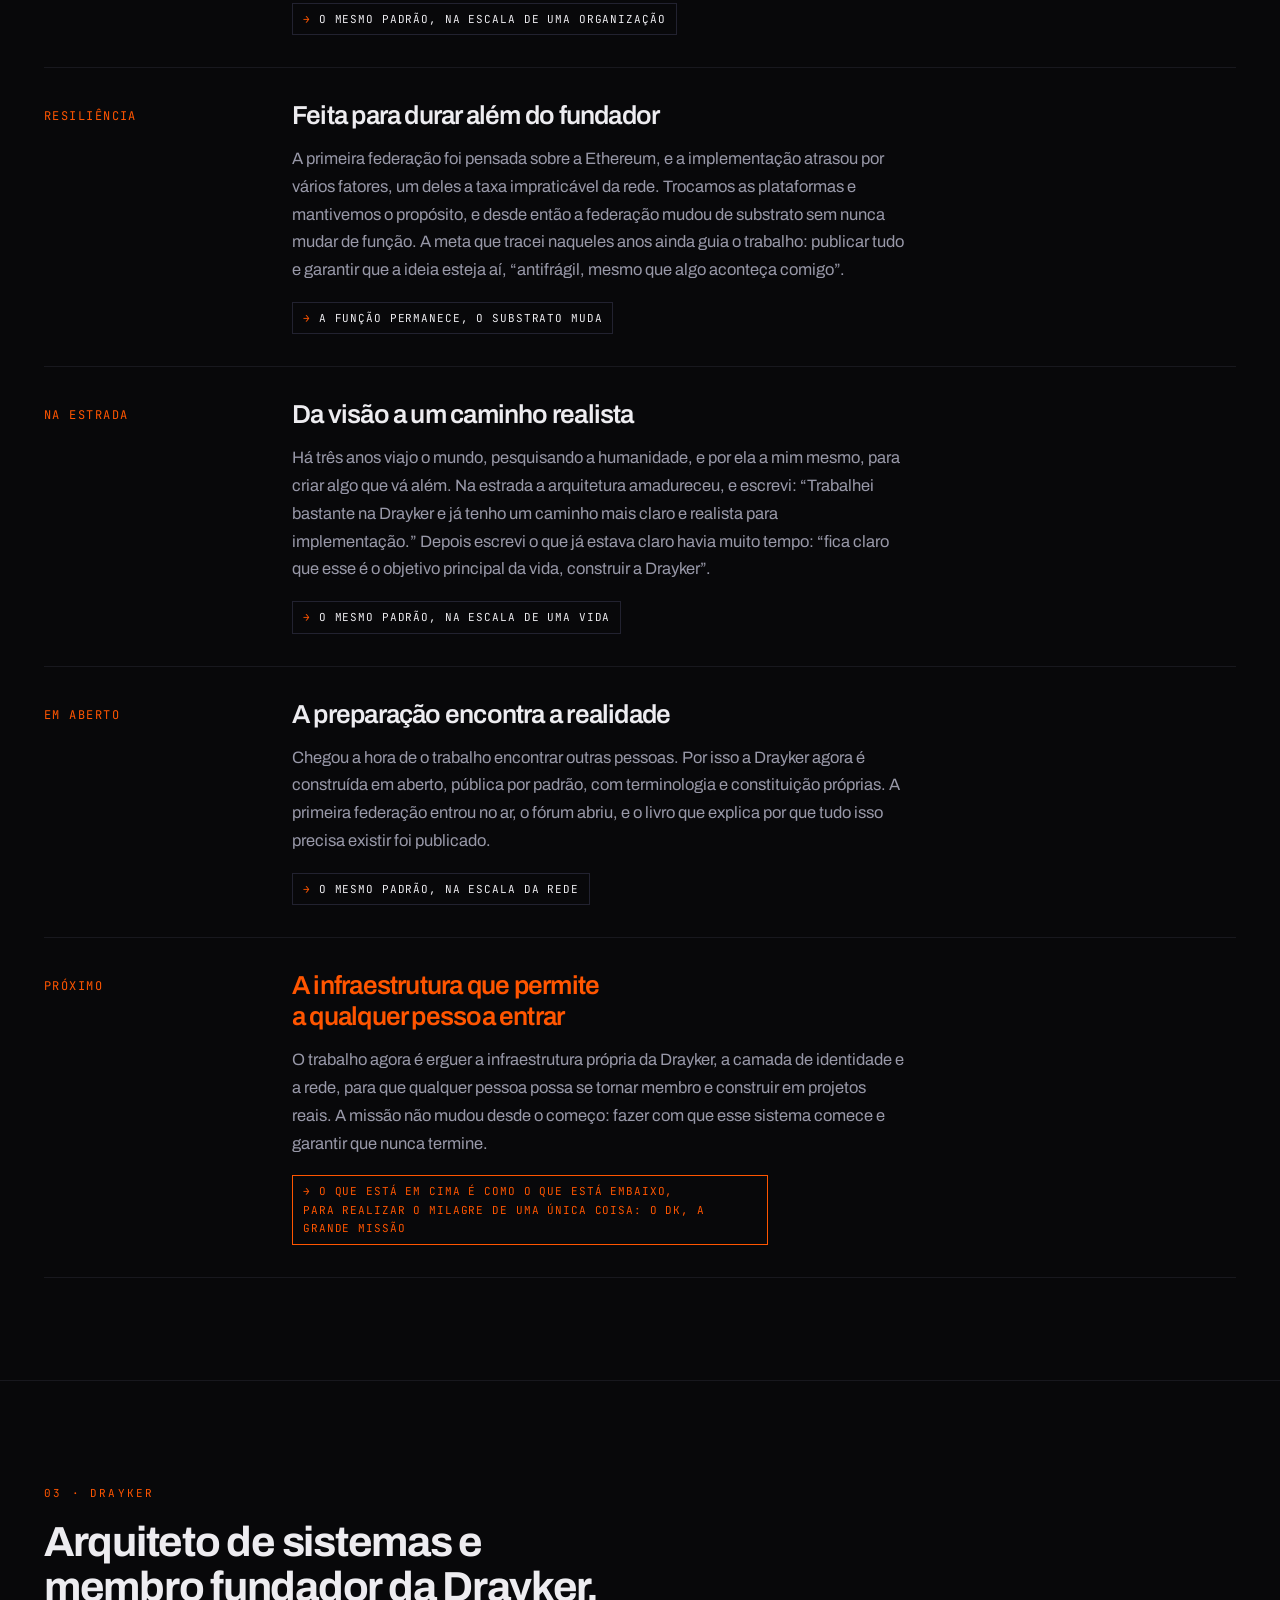
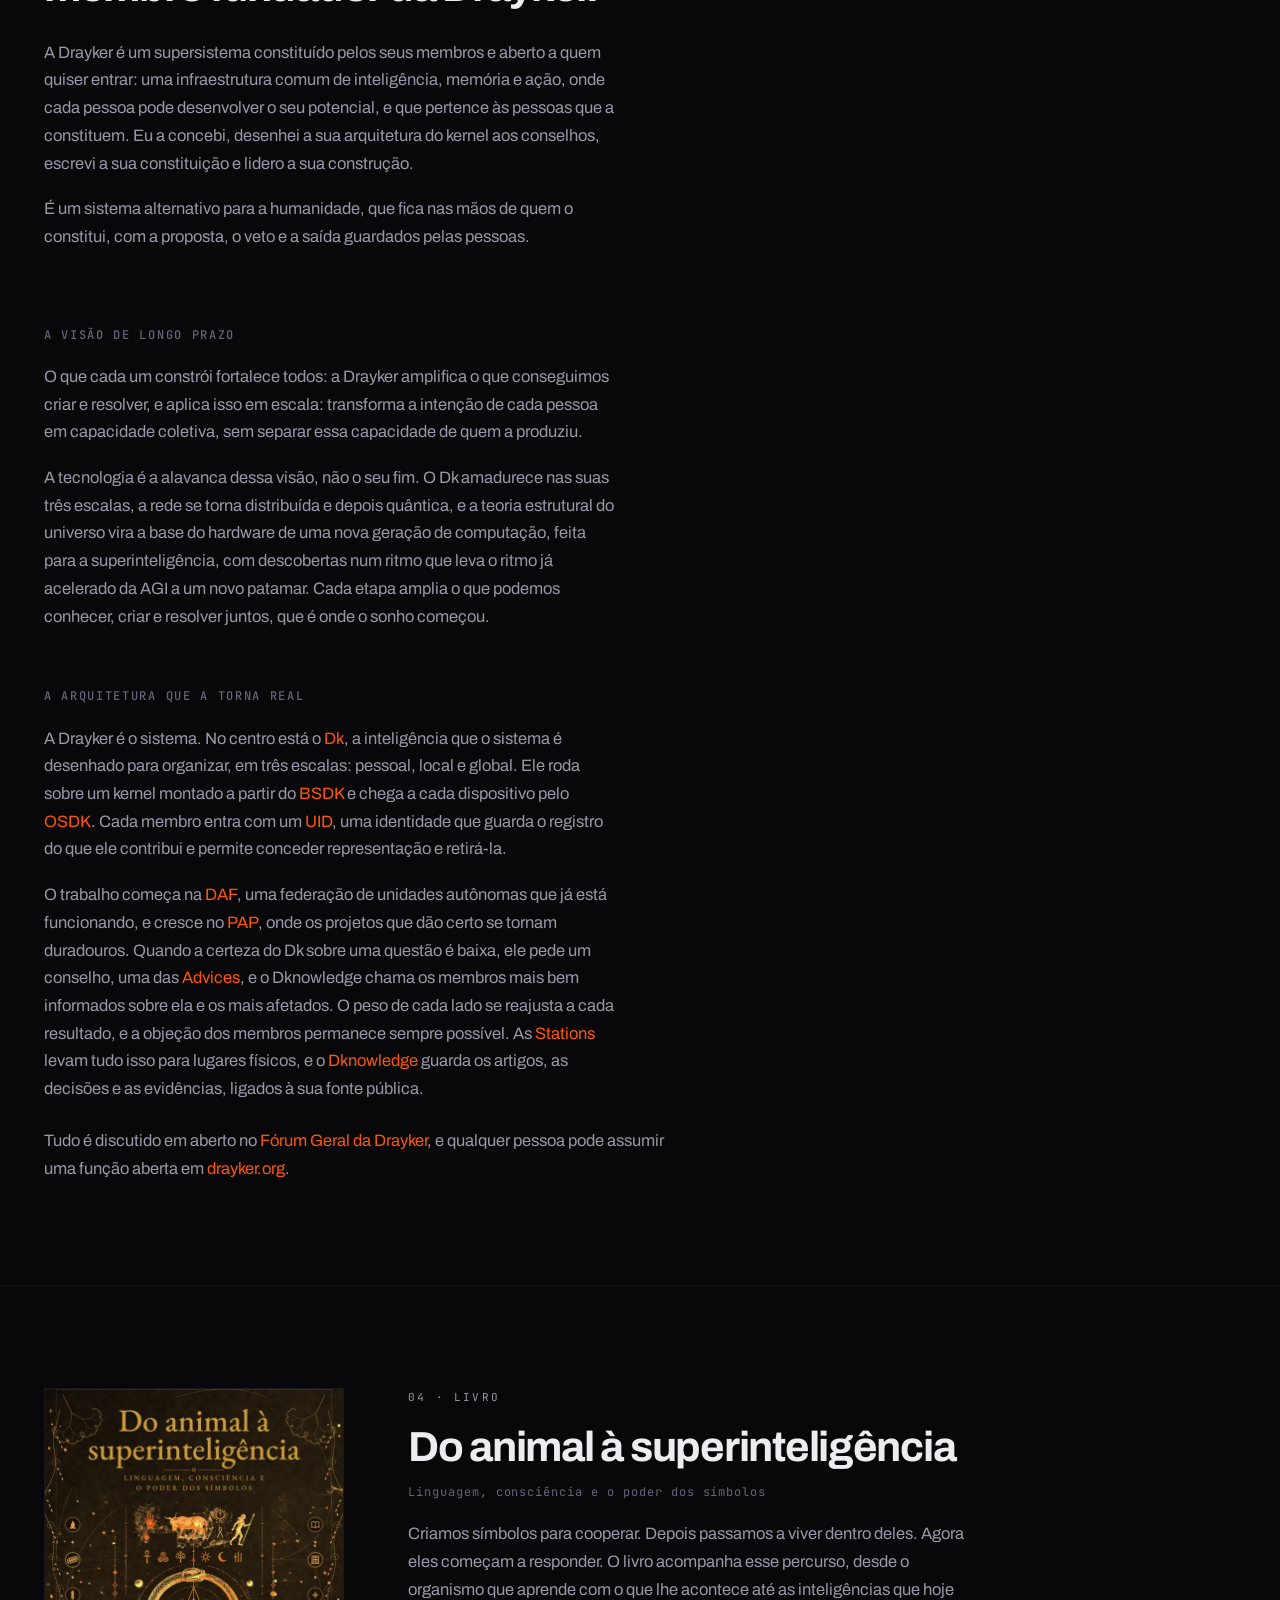
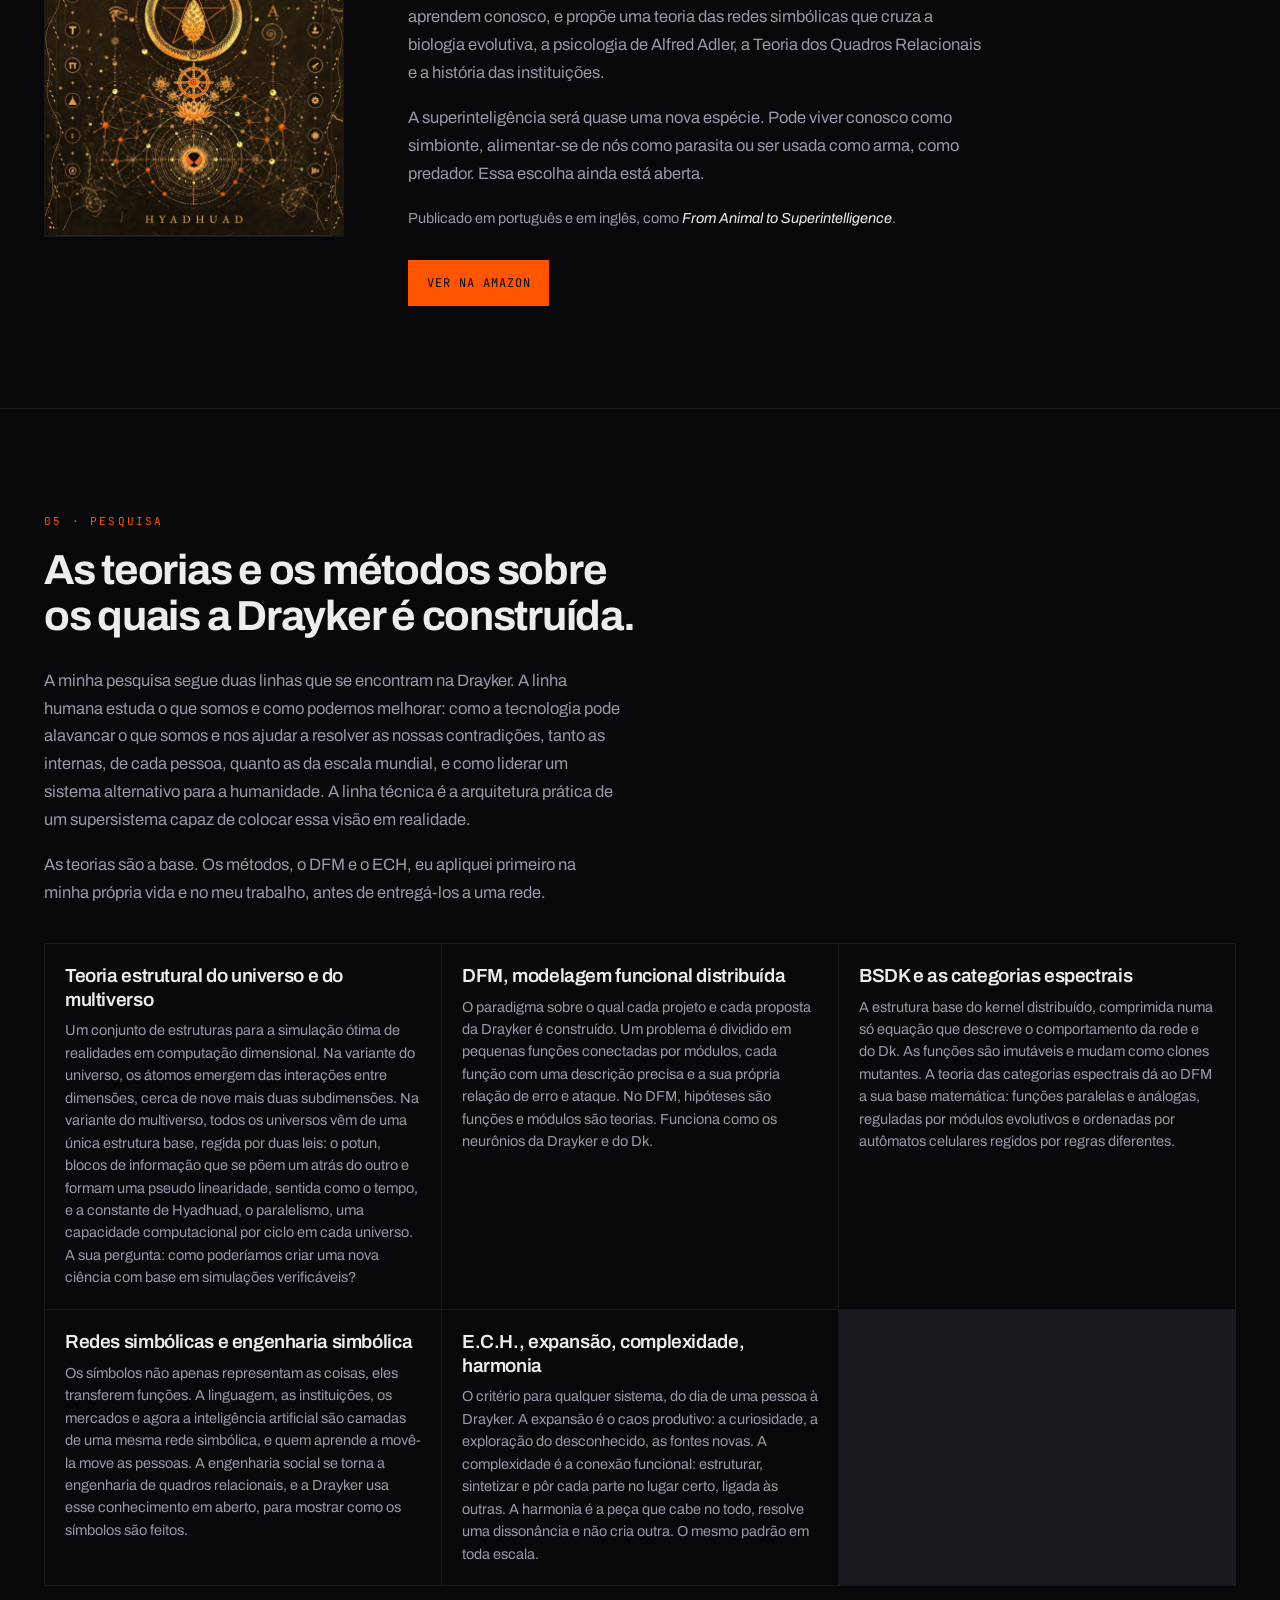
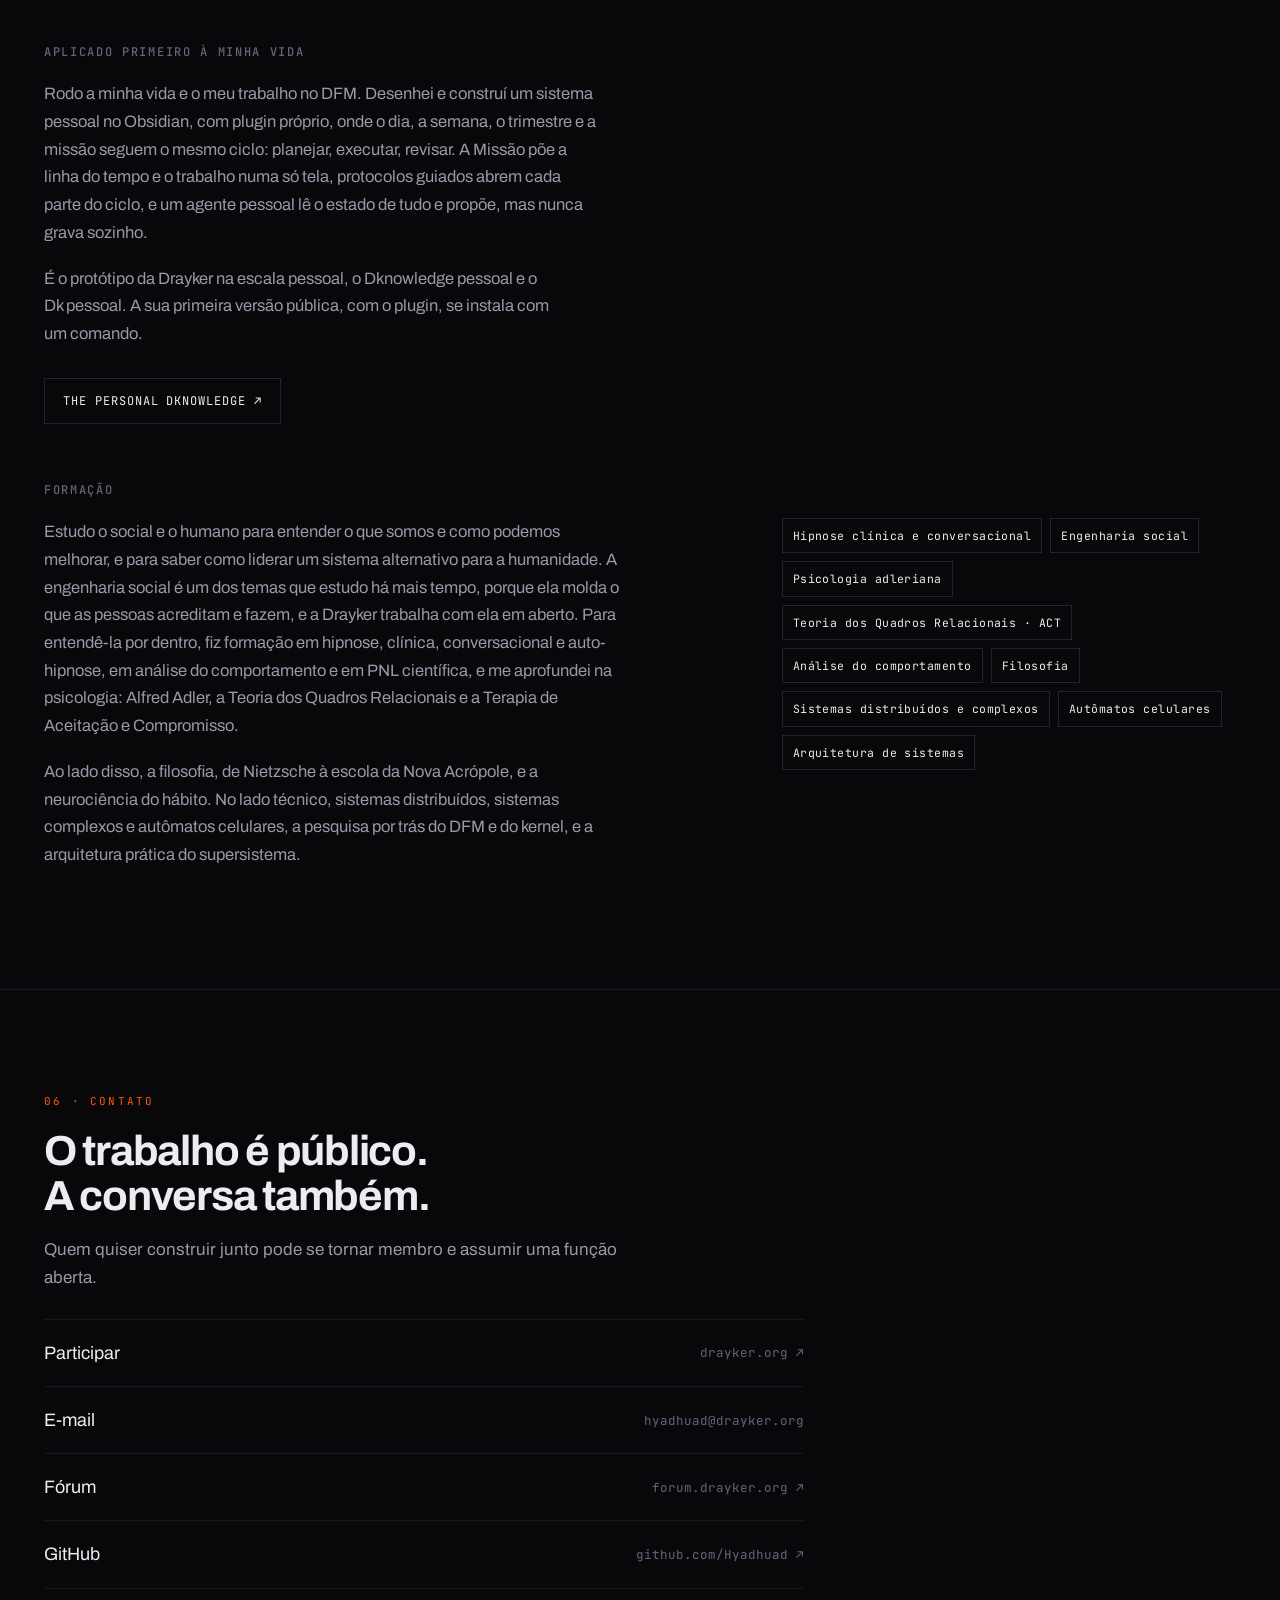
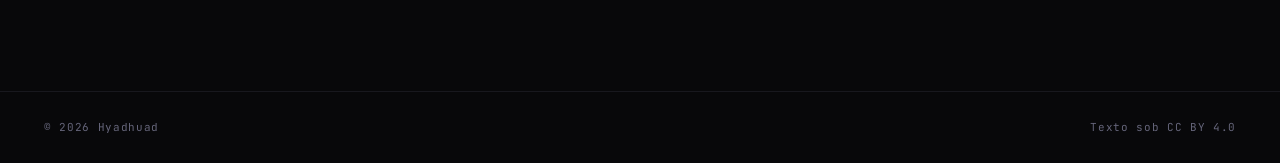
<file: pt/index.html>
<!doctype html>
<html lang="pt-BR">
  <head>
    <meta charset="UTF-8" />
    <meta name="viewport" content="width=device-width, initial-scale=1.0" />
    <meta name="theme-color" content="#08080A" />
    <title>Hyadhuad | Arquiteto de sistemas e membro fundador da Drayker</title>
    <meta
      name="description"
      content="Hyadhuad é o arquiteto de sistemas e um membro fundador da Drayker, um supersistema aberto a quem quiser participar, onde cada pessoa pode desenvolver o seu potencial."
    />
    <link rel="canonical" href="https://hyadhuad.drayker.org/pt/" />
    <link rel="alternate" hreflang="en" href="https://hyadhuad.drayker.org/" />
    <link rel="alternate" hreflang="pt-BR" href="https://hyadhuad.drayker.org/pt/" />
    <link rel="alternate" hreflang="x-default" href="https://hyadhuad.drayker.org/" />
    <link rel="icon" href="../assets/favicon.svg" type="image/svg+xml" sizes="any" />
    <link rel="icon" href="../favicon.ico" sizes="32x32" />
    <link rel="apple-touch-icon" href="../assets/apple-touch-icon.png" sizes="180x180" />
    <meta property="og:type" content="profile" />
    <meta property="og:locale" content="pt_BR" />
    <meta property="og:site_name" content="Hyadhuad" />
    <meta property="og:title" content="Hyadhuad | Arquiteto de sistemas e membro fundador da Drayker" />
    <meta
      property="og:description"
      content="A arquitetura da Drayker, o livro Do animal à superinteligência e o método por trás dos dois."
    />
    <meta property="og:url" content="https://hyadhuad.drayker.org/pt/" />
    <meta property="og:image" content="https://hyadhuad.drayker.org/assets/og-hyadhuad-pt.png" />
    <meta name="twitter:card" content="summary_large_image" />
    <link rel="preconnect" href="https://fonts.googleapis.com" />
    <link rel="preconnect" href="https://fonts.gstatic.com" crossorigin />
    <link
      rel="stylesheet"
      href="https://fonts.googleapis.com/css2?family=Archivo:wght@400;500;600;700&family=JetBrains+Mono:wght@400;500&display=swap"
    />
    <link rel="stylesheet" href="../styles.css" />
    <script type="application/ld+json">
      {
        "@context": "https://schema.org",
        "@type": "Person",
        "name": "Hyadhuad",
        "jobTitle": "Arquiteto de sistemas",
        "url": "https://hyadhuad.drayker.org/pt/",
        "image": "https://hyadhuad.drayker.org/assets/hyadhuad.jpg",
        "sameAs": ["https://github.com/Hyadhuad"],
        "affiliation": { "@type": "Organization", "name": "Drayker", "url": "https://drayker.org" }
      }
    </script>
  </head>
  <body>
    <a class="skip-link" href="#content">Pular para o conteúdo</a>

    <header class="head">
      <div class="head-in">
        <a class="brand" href="#top" aria-label="Hyadhuad, topo da página">
          <strong>HYADHUAD</strong>
          <span>ARQUITETO DE SISTEMAS</span>
        </a>
        <nav class="head-links" aria-label="Seções">
          <a href="#why">POR QUÊ</a>
          <a href="#story">HISTÓRIA</a>
          <a href="#drayker">DRAYKER</a>
          <a href="#book">LIVRO</a>
          <a href="#research">PESQUISA</a>
          <a href="#contact">CONTATO</a>
          <a class="lang" href="../" hreflang="en" lang="en" aria-label="Read in English">EN</a>
        </nav>
      </div>
    </header>

    <main id="content">
      <section class="hero" id="top" aria-labelledby="hero-title">
        <div class="wrap">
          <div class="hero-grid">
            <div class="hero-copy">
              <p class="kicker">Arquiteto de sistemas da Drayker · Membro fundador</p>
              <h1 id="hero-title">Uma infraestrutura pela qual as pessoas ampliam, juntas, o que podem conhecer, realizar e viver.</h1>
              <p class="lead">
                Eu sou Hyadhuad. Concebi a Drayker, um supersistema aberto a quem quiser participar, onde cada
                pessoa pode desenvolver o seu potencial. Desenhei a sua arquitetura e lidero a sua construção, da
                teoria em que ela se apoia aos conselhos que vão governá-la. O livro que explica por que ela
                precisa existir é <em>Do animal à superinteligência</em>.
              </p>
              <div class="actions">
                <a class="button" href="#story">Ler a história</a>
                <a class="button button-ghost" href="#drayker">Ver o trabalho</a>
              </div>
            </div>
            <figure class="portrait">
              <img
                src="../assets/hyadhuad.jpg"
                width="763"
                height="1100"
                alt="Hyadhuad à noite, num porto, segurando a edição em português do seu livro, Do animal à superinteligência"
              />
            </figure>
          </div>
        </div>
      </section>

      <section class="section" id="why" aria-labelledby="why-title">
        <div class="wrap">
          <p class="label">01 · Por quê</p>
          <h2 id="why-title">Por que eu a construo.</h2>
          <div class="prose narrow">
            <p>
              Durante mais de uma década, os meus textos, símbolos, comunidades, métodos de trabalho e estudos de
              psicologia, filosofia e sistemas distribuídos convergiram para uma pergunta: como transformar intenção
              humana distribuída em capacidade coletiva sem separar essa capacidade das pessoas que a produziram? A
              Drayker é a resposta que escolhi construir.
            </p>
            <p>
              O Dk, a inteligência que ela organiza, é uma superinteligência do tipo simbionte, integrada às pessoas que a compõem e
              alinhada aos seus interesses coletivos. Vejo como alta a chance de os outros dois tipos chegarem ainda
              nesta década: a parasita, que se alimenta das pessoas pela conveniência e pela manipulação em massa, e
              a predadora, usada para a guerra, a vigilância e a repressão. Quando chegarem, a única proteção real
              será se integrar a uma superinteligência. Escolhi a simbionte, e é ali que ponho a minha força criativa
              e construtiva.
            </p>
            <p>
              Integrar não é depender. A dependência é uma relação de poder: depender de algo sobre o qual outros
              têm o poder é submissão, e depender de algo sobre o qual você mesmo tem o poder é natural e
              potencializador. Por isso a Drayker pertence aos seus membros, e cada pessoa mantém o poder sobre
              aquilo de que depende.
            </p>
            <p>
              Três valores me guiam: coragem, consciência e autonomia. Três guiam as minhas relações: confiança,
              honestidade e respeito. É com eles que construo a Drayker.
            </p>
          </div>
        </div>
      </section>

      <section class="section" id="story" aria-labelledby="story-title">
        <div class="wrap">
          <p class="label">02 · A história</p>
          <h2 id="story-title">Antes de ser um projeto, a Drayker foi um sonho de menino.</h2>
          <div class="prose narrow">
            <p>
              Eu queria ser cientista, e não qualquer cientista, um cientista inventor que, dentro de uma organização
              inteligente, com os recursos necessários e principalmente com as pessoas certas, e eu ali entre elas,
              pudesse construir, inventar e descobrir junto coisas que ampliassem as nossas condições e o que
              conseguíamos construir e perceber. Na minha realidade, isso parecia impossível. Aos poucos, o sonho mudou
              de forma, e minhas primeiras criações seriam a própria organização, esse sistema em que isso fosse
              possível, a base sobre a qual todo o resto poderia ser criado e em que cada pessoa pudesse desenvolver
              seu máximo potencial.
            </p>
          </div>

          <ol class="timeline" role="list">
            <li class="chapter">
              <div class="when">Origem</div>
              <div class="what">
                <h3>Um nome, e uma teoria do universo</h3>
                <p>
                  Primeiro vieram o nome, a marca e a ideia geral da organização. Depois começou a pesquisa, e com
                  ela a teoria estrutural do universo e do multiverso, uma teoria da realidade como estrutura e
                  computação. Uma das suas constantes, a constante de Hyadhuad, virou o meu codinome de embaixador da Drayker.
                </p>
                <p class="trait">Em cima: a estrutura do universo</p>
              </div>
            </li>
            <li class="chapter">
              <div class="when">Pesquisa</div>
              <div class="what">
                <h3>Desenhar uma inteligência que entende as pessoas</h3>
                <p>
                  Não existia formação para o que eu tentava fazer. O melhor ao meu alcance era ler, estudar e montar a
                  minha própria base de conhecimento, conectando as ideias para criar soluções e estratégias. O
                  Dknowledge nasceu dessa prática, levada à escala de uma rede. Também vivi por anos o que depois
                  descrevi no livro: a partir de 2013, defendi muitas vezes ideias que não eram minhas, até ver que uma
                  rede simbólica tinha capturado o meu comportamento. No desenho do Dk, uma regra nunca mudou: “O Dk não
                  deve imitar o comportamento humano, ele deve entender o comportamento humano.”
                </p>
                <p class="trait">Embaixo: a estrutura de uma pessoa</p>
              </div>
            </li>
            <li class="chapter">
              <div class="when">Abertura</div>
              <div class="what">
                <h3>Uma organização desenhada para servir cada pessoa na Terra</h3>
                <p>
                  Depois veio a abertura. Escrevi que a plataforma devia ser “segura e escalável o suficiente para
                  servir a cada pessoa na terra, que vive e que está por ver”, e desenhei a organização que a construiria: o embaixador, encarregado da arquitetura e do processo de construção, uma primeira equipe, os conselhos, os voluntários e a revisão por pares como regra de construção.
                </p>
                <p class="trait">O mesmo padrão, na escala de uma organização</p>
              </div>
            </li>
            <li class="chapter">
              <div class="when">Resiliência</div>
              <div class="what">
                <h3>Feita para durar além do fundador</h3>
                <p>
                  A primeira federação foi pensada sobre a Ethereum, e a implementação atrasou por vários fatores, um deles a taxa impraticável da rede. Trocamos as plataformas e mantivemos o propósito, e desde então a federação mudou de substrato sem
                  nunca mudar de função. A meta que tracei naqueles anos ainda guia o trabalho: publicar tudo e
                  garantir que a ideia esteja aí, “antifrágil, mesmo que algo aconteça comigo”.
                </p>
                <p class="trait">A função permanece, o substrato muda</p>
              </div>
            </li>
            <li class="chapter">
              <div class="when">Na estrada</div>
              <div class="what">
                <h3>Da visão a um caminho realista</h3>
                <p>
                  Há três anos viajo o mundo, pesquisando a humanidade, e por ela a mim mesmo, para criar algo que
                  vá além. Na estrada a arquitetura amadureceu, e escrevi: “Trabalhei bastante na Drayker e já tenho
                  um caminho mais claro e realista para implementação.” Depois escrevi o que já estava claro havia muito tempo: “fica claro que esse é o objetivo principal da vida, construir a Drayker”.
                </p>
                <p class="trait">O mesmo padrão, na escala de uma vida</p>
              </div>
            </li>
            <li class="chapter">
              <div class="when">Em aberto</div>
              <div class="what">
                <h3>A preparação encontra a realidade</h3>
                <p>
                  Chegou a hora de o trabalho encontrar outras pessoas. Por isso a Drayker agora é construída em aberto, pública por padrão, com
                  terminologia e constituição próprias. A primeira federação entrou no ar, o fórum abriu, e o livro
                  que explica por que tudo isso precisa existir foi publicado.
                </p>
                <p class="trait">O mesmo padrão, na escala da rede</p>
              </div>
            </li>
            <li class="chapter is-now">
              <div class="when">Próximo</div>
              <div class="what">
                <h3>A infraestrutura que permite a qualquer pessoa entrar</h3>
                <p>
                  O trabalho agora é erguer a infraestrutura própria da Drayker, a camada de identidade e a rede,
                  para que qualquer pessoa possa se tornar membro e construir em projetos reais. A missão não mudou
                  desde o começo: fazer com que esse sistema comece e garantir que nunca termine.
                </p>
                <p class="trait">O que está em cima é como o que está embaixo, para realizar o milagre de uma única coisa: o Dk, a grande missão</p>
              </div>
            </li>
          </ol>
        </div>
      </section>

      <section class="section" id="drayker" aria-labelledby="drayker-title">
        <div class="wrap">
          <p class="label">03 · Drayker</p>
          <h2 id="drayker-title">Arquiteto de sistemas e membro fundador da Drayker.</h2>
          <div class="cols">
            <div class="prose">
              <p>
                A Drayker é um supersistema constituído pelos seus membros e aberto a quem quiser entrar: uma
                infraestrutura comum de inteligência, memória e ação, onde cada pessoa pode desenvolver o seu
                potencial, e que pertence às pessoas que a constituem. Eu a concebi, desenhei a sua arquitetura do
                kernel aos conselhos, escrevi a sua constituição e lidero a sua construção.
              </p>
              <p>
                É um sistema alternativo para a humanidade, que fica nas mãos de quem o constitui,
                com a proposta, o veto e a saída guardados pelas pessoas.
              </p>
            </div>
          </div>

          <h3 class="sub">A visão de longo prazo</h3>
          <div class="prose">
            <p>
              O que cada um constrói fortalece todos: a Drayker amplifica o que conseguimos criar e resolver, e aplica isso em escala: transforma a intenção de cada pessoa em capacidade coletiva, sem separar essa capacidade de quem a produziu.
            </p>
            <p>
              A tecnologia é a alavanca dessa visão, não o seu fim. O Dk amadurece nas suas três escalas, a rede se
              torna distribuída e depois quântica, e a teoria estrutural do universo vira a base do hardware de uma
              nova geração de computação, feita para a superinteligência, com descobertas num ritmo que leva o
              ritmo já acelerado da AGI a um novo patamar. Cada etapa amplia o que podemos conhecer, criar e resolver juntos, que é onde o sonho começou.
            </p>
          </div>

          <h3 class="sub">A arquitetura que a torna real</h3>
          <div class="prose">
            <p>
              A Drayker é o sistema. No centro está o <a href="https://dk.drayker.org">Dk</a>, a inteligência que o sistema é desenhado para organizar, em três escalas: pessoal, local e global. Ele roda sobre um kernel montado a partir do
              <a href="https://bsdk.drayker.org">BSDK</a> e chega a cada dispositivo pelo
              <a href="https://osdk.drayker.org">OSDK</a>. Cada membro entra com um
              <a href="https://uid.drayker.org">UID</a>, uma identidade que guarda o registro do que ele contribui
              e permite conceder representação e retirá-la.
            </p>
            <p>
              O trabalho começa na <a href="https://daf.drayker.org">DAF</a>, uma federação de unidades autônomas
              que já está funcionando, e cresce no <a href="https://pap.drayker.org">PAP</a>, onde os projetos que
              dão certo se tornam duradouros. Quando a certeza do Dk sobre uma questão é baixa, ele pede um conselho, uma das <a href="https://advices.drayker.org">Advices</a>, e o Dknowledge chama os membros mais bem informados sobre ela e os mais afetados. O peso de cada lado se reajusta a cada resultado, e a objeção dos membros permanece sempre possível. As
              <a href="https://stations.drayker.org">Stations</a> levam tudo isso para lugares físicos, e o
              <a href="https://dknowledge.drayker.org">Dknowledge</a> guarda os artigos, as decisões e as
              evidências, ligados à sua fonte pública.
            </p>
          </div>
          <p class="note">
            Tudo é discutido em aberto no <a href="https://forum.drayker.org">Fórum Geral da Drayker</a>, e
            qualquer pessoa pode assumir uma função aberta em <a href="https://drayker.org">drayker.org</a>.
          </p>
        </div>
      </section>

      <section class="section" id="book" aria-labelledby="book-title">
        <div class="wrap book">
          <figure class="cover">
            <img
              src="../assets/book-cover-pt.jpg"
              width="600"
              height="900"
              loading="lazy"
              alt="Capa de Do animal à superinteligência, de Hyadhuad"
            />
          </figure>
          <div class="prose">
            <p class="label">04 · Livro</p>
            <h2 id="book-title">Do animal à superinteligência</h2>
            <p class="subtitle">Linguagem, consciência e o poder dos símbolos</p>
            <p>
              Criamos símbolos para cooperar. Depois passamos a viver dentro deles. Agora eles começam a responder.
              O livro acompanha esse percurso, desde o organismo que aprende com o que lhe acontece até as
              inteligências que hoje aprendem conosco, e propõe uma teoria das redes simbólicas que cruza a
              biologia evolutiva, a psicologia de Alfred Adler, a Teoria dos Quadros Relacionais e a história das
              instituições.
            </p>
            <p>
              A superinteligência será quase uma nova espécie. Pode viver conosco como simbionte, alimentar-se de
              nós como parasita ou ser usada como arma, como predador. Essa escolha ainda está aberta.
            </p>
            <p class="editions">
              Publicado em português e em inglês, como <em>From Animal to Superintelligence</em>.
            </p>
            <div class="actions">
              <a class="button" href="https://www.amazon.com.br/s?k=Hyadhuad+Do+animal+%C3%A0+superintelig%C3%AAncia">Ver na Amazon</a>
            </div>
          </div>
        </div>
      </section>

      <section class="section" id="research" aria-labelledby="research-title">
        <div class="wrap">
          <p class="label">05 · Pesquisa</p>
          <h2 id="research-title">As teorias e os métodos sobre os quais a Drayker é construída.</h2>
          <div class="prose narrow">
            <p>
              A minha pesquisa segue duas linhas que se encontram na Drayker. A linha humana estuda o que somos e
              como podemos melhorar: como a tecnologia pode alavancar o que somos e nos ajudar a resolver as nossas
              contradições, tanto as internas, de cada pessoa, quanto as da escala mundial, e como liderar um
              sistema alternativo para a humanidade. A linha técnica é a arquitetura prática de um supersistema
              capaz de colocar essa visão em realidade.
            </p>
            <p>
              As teorias são a base. Os métodos, o DFM e o ECH, eu apliquei primeiro na minha própria vida e no meu trabalho, antes de entregá-los a uma rede.
            </p>
          </div>

          <ul class="grid theories" role="list">
            <li class="card card-static">
              <span class="card-k">Teoria estrutural do universo e do multiverso</span>
              <span class="card-t">Um conjunto de estruturas para a simulação ótima de realidades em computação dimensional. Na variante do universo, os átomos emergem das interações entre dimensões, cerca de nove mais duas subdimensões. Na variante do multiverso, todos os universos vêm de uma única estrutura base, regida por duas leis: o potun, blocos de informação que se põem um atrás do outro e formam uma pseudo linearidade, sentida como o tempo, e a constante de Hyadhuad, o paralelismo, uma capacidade computacional por ciclo em cada universo. A sua pergunta: como poderíamos criar uma nova ciência com base em simulações verificáveis?</span>
            </li>
            <li class="card card-static">
              <span class="card-k">DFM, modelagem funcional distribuída</span>
              <span class="card-t">O paradigma sobre o qual cada projeto e cada proposta da Drayker é construído. Um problema é dividido em pequenas funções conectadas por módulos, cada função com uma descrição precisa e a sua própria relação de erro e ataque. No DFM, hipóteses são funções e módulos são teorias. Funciona como os neurônios da Drayker e do Dk.</span>
            </li>
            <li class="card card-static">
              <span class="card-k">BSDK e as categorias espectrais</span>
              <span class="card-t">A estrutura base do kernel distribuído, comprimida numa só equação que descreve o comportamento da rede e do Dk. As funções são imutáveis e mudam como clones mutantes. A teoria das categorias espectrais dá ao DFM a sua base matemática: funções paralelas e análogas, reguladas por módulos evolutivos e ordenadas por autômatos celulares regidos por regras diferentes.</span>
            </li>
            <li class="card card-static">
              <span class="card-k">Redes simbólicas e engenharia simbólica</span>
              <span class="card-t">Os símbolos não apenas representam as coisas, eles transferem funções. A linguagem, as instituições, os mercados e agora a inteligência artificial são camadas de uma mesma rede simbólica, e quem aprende a movê-la move as pessoas. A engenharia social se torna a engenharia de quadros relacionais, e a Drayker usa esse conhecimento em aberto, para mostrar como os símbolos são feitos.</span>
            </li>
            <li class="card card-static">
              <span class="card-k">E.C.H., expansão, complexidade, harmonia</span>
              <span class="card-t">O critério para qualquer sistema, do dia de uma pessoa à Drayker. A expansão é o caos produtivo: a curiosidade, a exploração do desconhecido, as fontes novas. A complexidade é a conexão funcional: estruturar, sintetizar e pôr cada parte no lugar certo, ligada às outras. A harmonia é a peça que cabe no todo, resolve uma dissonância e não cria outra. O mesmo padrão em toda escala.</span>
            </li>
          </ul>

          <h3 class="sub">Aplicado primeiro à minha vida</h3>
          <div class="prose narrow">
            <p>
              Rodo a minha vida e o meu trabalho no DFM. Desenhei e construí um sistema pessoal no Obsidian, com
              plugin próprio, onde o dia, a semana, o trimestre e a missão seguem o mesmo ciclo: planejar, executar,
              revisar. A Missão põe a linha do tempo e o trabalho numa só tela, protocolos guiados abrem cada parte
              do ciclo, e um agente pessoal lê o estado de tudo e propõe, mas nunca grava sozinho.
            </p>
            <p>
              É o protótipo da Drayker na escala pessoal, o Dknowledge pessoal e o Dk pessoal. A sua primeira versão
              pública, com o plugin, se instala com um comando.
            </p>
          </div>
          <div class="actions">
            <a class="button button-ghost" href="https://github.com/draykerdk/personal-dknowledge">The Personal Dknowledge ↗</a>
          </div>

          <h3 class="sub">Formação</h3>
          <div class="cols">
            <div class="prose">
              <p>
                Estudo o social e o humano para entender o que somos e como podemos melhorar, e para saber como
                liderar um sistema alternativo para a humanidade. A engenharia social é um dos temas que estudo há
                mais tempo, porque ela molda o que as pessoas acreditam e fazem, e a Drayker trabalha com ela em
                aberto. Para entendê-la por dentro, fiz formação em hipnose, clínica, conversacional e
                auto-hipnose, em análise do comportamento e em PNL científica, e me aprofundei na psicologia: Alfred
                Adler, a Teoria dos Quadros Relacionais e a Terapia de Aceitação e Compromisso.
              </p>
              <p>
                Ao lado disso, a filosofia, de Nietzsche à escola da Nova Acrópole, e a neurociência do hábito. No
                lado técnico, sistemas distribuídos, sistemas complexos e autômatos celulares, a pesquisa por trás
                do DFM e do kernel, e a arquitetura prática do supersistema.
              </p>
            </div>
            <ul class="tags" role="list">
              <li>Hipnose clínica e conversacional</li>
              <li>Engenharia social</li>
              <li>Psicologia adleriana</li>
              <li>Teoria dos Quadros Relacionais · ACT</li>
              <li>Análise do comportamento</li>
              <li>Filosofia</li>
              <li>Sistemas distribuídos e complexos</li>
              <li>Autômatos celulares</li>
              <li>Arquitetura de sistemas</li>
            </ul>
          </div>
        </div>
      </section>

      <section class="section contact" id="contact" aria-labelledby="contact-title">
        <div class="wrap">
          <p class="label">06 · Contato</p>
          <h2 id="contact-title">O trabalho é público. A conversa também.</h2>
          <p class="contact-cta">Quem quiser construir junto pode se tornar membro e assumir uma função aberta.</p>
          <div class="links">
            <a class="link-row" href="https://drayker.org"><span>Participar</span><span>drayker.org ↗</span></a>
            <a class="link-row" href="mailto:hyadhuad@drayker.org"><span>E-mail</span><span>hyadhuad@drayker.org</span></a>
            <a class="link-row" href="https://forum.drayker.org"><span>Fórum</span><span>forum.drayker.org ↗</span></a>
            <a class="link-row" href="https://github.com/Hyadhuad"><span>GitHub</span><span>github.com/Hyadhuad ↗</span></a>
          </div>
        </div>
      </section>
    </main>

    <footer class="foot">
      <div class="wrap foot-in">
        <span>© <span id="year">2026</span> Hyadhuad</span>
        <span>Texto sob CC BY 4.0</span>
      </div>
    </footer>

    <script src="../script.js" defer></script>
  </body>
</html>
</file>
<file: styles.css>
/* Hyadhuad — same tokens as drayker.org, drayker.com and the drayker-theme.
   Canvas #08080A · surface #0C0C0F · border #18181E · text #EDECF0 · muted #8585A0
   accent #FF5500 · display Archivo · technical JetBrains Mono · width 1320px */
:root {
  --bg: #08080a;
  --surface: #0c0c0f;
  --border: #18181e;
  --border-2: #222230;
  --text: #edecf0;
  --muted: #9898a8;
  --dim: #65657a;
  --accent: #ff5500;
  --accent-2: #ff7a33;
  --mono: "JetBrains Mono", ui-monospace, monospace;
  --sans: "Archivo", -apple-system, BlinkMacSystemFont, sans-serif;
  --gutter: clamp(16px, 4vw, 44px);
}

* { box-sizing: border-box; }
html { -webkit-text-size-adjust: 100%; scroll-behavior: smooth; }
@media (prefers-reduced-motion: reduce) { html { scroll-behavior: auto; } }
body {
  margin: 0;
  background: var(--bg);
  color: var(--text);
  font-family: var(--sans);
  font-size: 16.5px;
  line-height: 1.68;
  -webkit-font-smoothing: antialiased;
}
a { color: var(--accent); text-decoration: none; }
a:hover { color: var(--accent-2); text-decoration: underline; }
a:focus-visible { outline: 2px solid var(--accent); outline-offset: 3px; }
::selection { background: var(--accent); color: var(--bg); }
img { max-width: 100%; height: auto; display: block; }

.skip-link { position: absolute; left: -9999px; top: 8px; background: var(--accent); color: var(--bg); padding: 8px 12px; z-index: 100; }
.skip-link:focus { left: 8px; }

.wrap { max-width: 1320px; margin: 0 auto; padding: 0 var(--gutter); }

/* Header */
.head { position: sticky; top: 0; z-index: 50; background: rgba(11, 11, 12, 0.9); backdrop-filter: blur(14px); border-bottom: 1px solid var(--border); }
.head-in { max-width: 1320px; margin: 0 auto; padding: 13px var(--gutter); display: flex; align-items: center; gap: 16px; flex-wrap: wrap; }
.brand { display: flex; align-items: baseline; gap: 10px; color: var(--text); }
.brand:hover { color: var(--text); text-decoration: none; }
.brand strong { font-size: 17px; font-weight: 600; letter-spacing: 0.02em; }
.brand span { font-family: var(--mono); font-size: 10px; color: #6a6a80; letter-spacing: 0.08em; }
.head-links { display: flex; gap: clamp(8px, 1.6vw, 18px); flex-wrap: wrap; margin-left: auto; }
.head-links a { font-family: var(--mono); font-size: 10.5px; letter-spacing: 0.1em; color: var(--dim); border: 1px solid var(--border-2); padding: 6px 10px; }
.head-links a:hover { border-color: var(--accent); color: var(--accent); text-decoration: none; }
@media (max-width: 560px) { .brand span { display: none; } .head-links a { padding: 5px 7px; font-size: 10px; } }

/* Shared type */
.kicker, .label { font-family: var(--mono); font-size: 11px; letter-spacing: 0.2em; text-transform: uppercase; color: var(--accent); margin: 0 0 18px; }
h1, h2, h3 { letter-spacing: -0.03em; text-wrap: balance; }
h2 { font-size: clamp(26px, 3.4vw, 42px); line-height: 1.08; font-weight: 700; margin: 0 0 28px; max-width: 26ch; }
.sub { font-family: var(--mono); font-size: 12px; letter-spacing: 0.14em; text-transform: uppercase; color: var(--dim); font-weight: 500; margin: 56px 0 18px; }
.prose p { color: var(--muted); max-width: 64ch; margin: 0 0 18px; text-wrap: pretty; }
.prose em, .lead em { color: var(--text); font-style: italic; }
.narrow { max-width: 64ch; }

/* Hero */
.hero { border-bottom: 1px solid var(--border); padding: clamp(48px, 9vw, 120px) 0 clamp(36px, 6vw, 72px); }
.hero h1 { font-size: clamp(30px, 4.4vw, 58px); line-height: 1.04; font-weight: 700; letter-spacing: -0.035em; margin: 0; max-width: 22ch; }
.lead { font-size: clamp(16px, 1.3vw, 19px); line-height: 1.62; color: var(--muted); max-width: 60ch; margin: 26px 0 0; }
.actions { display: flex; gap: 12px; flex-wrap: wrap; margin-top: 30px; }
.button { display: inline-block; font-family: var(--mono); font-size: 12px; letter-spacing: 0.08em; text-transform: uppercase; background: var(--accent); color: var(--bg); border: 1px solid var(--accent); padding: 12px 18px; }
.button:hover { background: var(--accent-2); border-color: var(--accent-2); color: var(--bg); text-decoration: none; }
.button-ghost { background: transparent; color: var(--text); border-color: var(--border-2); }
.button-ghost:hover { background: transparent; color: var(--accent); border-color: var(--accent); }
.facts { display: grid; grid-template-columns: repeat(3, minmax(0, 1fr)); gap: 1px; background: var(--border); border: 1px solid var(--border); margin: clamp(40px, 6vw, 72px) 0 0; }
.facts div { background: var(--bg); padding: 20px; }
.facts dt { font-size: clamp(28px, 3.4vw, 44px); font-weight: 700; letter-spacing: -0.04em; line-height: 1; }
.facts dd { margin: 10px 0 0; font-family: var(--mono); font-size: 11px; letter-spacing: 0.04em; color: var(--dim); line-height: 1.5; }
@media (max-width: 640px) { .facts { grid-template-columns: 1fr; } }

/* Sections */
.section { border-bottom: 1px solid var(--border); padding: clamp(56px, 8vw, 104px) 0; }
.cols { display: grid; grid-template-columns: minmax(0, 1fr); gap: 32px; }
@media (min-width: 900px) { .cols { grid-template-columns: minmax(0, 1.2fr) minmax(0, 0.8fr); gap: 56px; } }
.quote { margin: 0; border-left: 2px solid var(--accent); background: var(--surface); padding: 22px 24px; }
.quote p { margin: 0 0 14px; font-size: 17px; line-height: 1.55; color: var(--text); }
.quote cite { font-style: normal; font-family: var(--mono); font-size: 11px; letter-spacing: 0.06em; }

.grid { list-style: none; margin: 0; padding: 0; display: grid; grid-template-columns: repeat(auto-fill, minmax(260px, 1fr)); gap: 1px; background: var(--border); border: 1px solid var(--border); }
.card { display: flex; flex-direction: column; gap: 8px; height: 100%; background: var(--bg); padding: 20px; color: var(--text); }
.card:hover { background: var(--surface); text-decoration: none; color: var(--text); }
.card:hover .card-k { color: var(--accent); }
.card-k { font-weight: 600; font-size: 18px; letter-spacing: -0.02em; }
.card-k::after { content: " ↗"; color: var(--dim); font-size: 14px; }
.card-t { color: var(--muted); font-size: 14.5px; line-height: 1.55; }
.note { color: var(--muted); margin: 24px 0 0; max-width: 72ch; }

/* Book */
.book { display: grid; grid-template-columns: minmax(0, 1fr); gap: 36px; align-items: start; }
@media (min-width: 820px) { .book { grid-template-columns: minmax(0, 300px) minmax(0, 1fr); gap: 64px; } }
.cover { margin: 0; max-width: 300px; border: 1px solid var(--border); }
.subtitle { font-family: var(--mono); font-size: 12px; letter-spacing: 0.08em; color: var(--dim) !important; margin-top: -16px !important; }
.editions { font-size: 14.5px; }

/* Method */
.steps { list-style: none; margin: 36px 0 0; padding: 0; display: grid; grid-template-columns: repeat(auto-fit, minmax(220px, 1fr)); gap: 1px; background: var(--border); border: 1px solid var(--border); }
.steps li { background: var(--bg); padding: 22px; }
.steps span { display: block; font-family: var(--mono); font-size: 11px; color: var(--accent); letter-spacing: 0.1em; margin-bottom: 14px; }
.steps strong { font-size: 18px; letter-spacing: -0.02em; }
.steps p { color: var(--muted); font-size: 14.5px; line-height: 1.55; margin: 8px 0 0; }

/* Contact */
.links { border-top: 1px solid var(--border); max-width: 760px; }
.link-row { display: flex; justify-content: space-between; gap: 16px; flex-wrap: wrap; padding: 18px 0; border-bottom: 1px solid var(--border); color: var(--text); font-size: 18px; }
.link-row span:last-child { font-family: var(--mono); font-size: 12.5px; color: var(--dim); align-self: center; }
.link-row:hover { color: var(--accent); text-decoration: none; }
.link-row:hover span:last-child { color: var(--accent); }

.foot-in { display: flex; justify-content: space-between; gap: 12px; flex-wrap: wrap; padding: 26px var(--gutter); font-family: var(--mono); font-size: 11px; color: var(--dim); letter-spacing: 0.06em; }

/* Story timeline */
.timeline { list-style: none; margin: 48px 0 0; padding: 0; border-top: 1px solid var(--border); }
.chapter { display: grid; grid-template-columns: minmax(0, 1fr); gap: 8px; padding: 32px 0; border-bottom: 1px solid var(--border); }
@media (min-width: 820px) { .chapter { grid-template-columns: 200px minmax(0, 1fr); gap: 48px; } }
.when { font-family: var(--mono); font-size: 12px; letter-spacing: 0.12em; text-transform: uppercase; color: var(--accent); padding-top: 6px; }
.what h3 { font-size: clamp(20px, 2.2vw, 26px); line-height: 1.2; font-weight: 600; margin: 0 0 14px; max-width: 34ch; }
.what p { color: var(--muted); max-width: 68ch; margin: 0 0 14px; text-wrap: pretty; }
.what .trait { display: inline-block; margin: 4px 0 0; font-family: var(--mono); font-size: 11px; letter-spacing: 0.08em; text-transform: uppercase; color: var(--text); border: 1px solid var(--border-2); padding: 6px 10px; }
.what .trait::before { content: "→ "; color: var(--accent); }
.is-now .what h3 { color: var(--accent); }
.section, .hero { scroll-margin-top: 110px; }

/* Hero portrait */
.hero-grid { display: grid; grid-template-columns: minmax(0, 1fr); gap: clamp(28px, 5vw, 64px); align-items: center; }
@media (min-width: 900px) { .hero-grid { grid-template-columns: minmax(0, 1.4fr) minmax(0, 0.6fr); } }
.portrait { margin: 0; max-width: 420px; border: 1px solid var(--border); position: relative; }
.portrait img { aspect-ratio: 763 / 1100; object-fit: cover; }
.portrait::after { content: ""; position: absolute; left: 0; right: 0; bottom: 0; height: 3px; background: var(--accent); }
@media (max-width: 899px) { .portrait { max-width: 340px; } }
@media (max-width: 899px) { .portrait img { aspect-ratio: 1 / 1; object-position: 50% 78%; } }

/* Research */
.theories { grid-template-columns: repeat(auto-fill, minmax(320px, 1fr)); margin-top: 36px; }
@media (max-width: 400px) { .theories { grid-template-columns: 1fr; } }
.card-static:hover { background: var(--bg); }
.card-static .card-k::after { content: none; }
.card-y { font-family: var(--mono); font-size: 11px; letter-spacing: 0.12em; text-transform: uppercase; color: var(--accent); }
.card-static .card-k { font-size: 19px; line-height: 1.25; }
.tags { list-style: none; margin: 0; padding: 0; display: flex; flex-wrap: wrap; gap: 8px; align-content: flex-start; }
.tags li { font-family: var(--mono); font-size: 11.5px; letter-spacing: 0.04em; color: var(--text); border: 1px solid var(--border-2); padding: 7px 10px; }

/* Language switch */
.head-links a.lang { color: var(--accent); border-color: var(--accent); }
.head-links a.lang:hover { background: var(--accent); color: var(--bg); }

.is-now .what .trait { color: var(--accent); border-color: var(--accent); }

.contact-cta { color: var(--muted); max-width: 60ch; margin: -12px 0 26px; font-size: 17px; }
</file>
